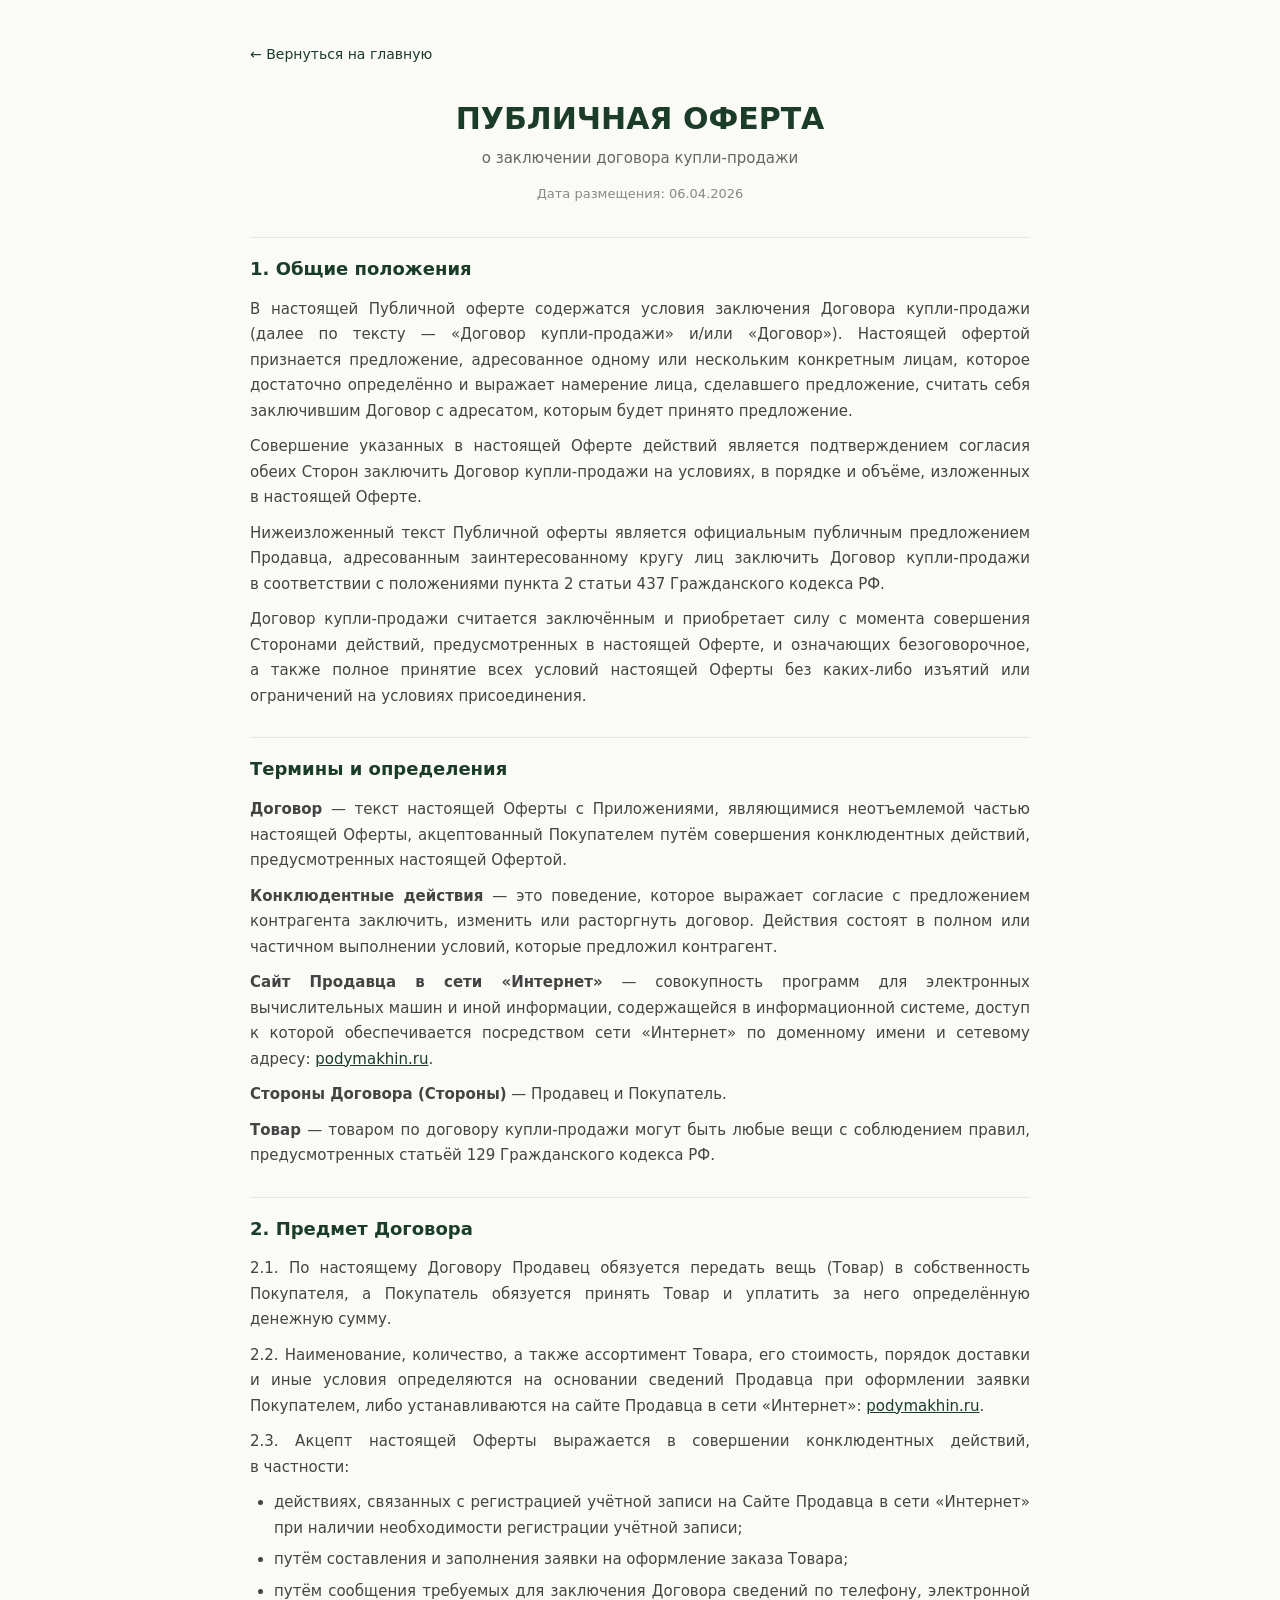
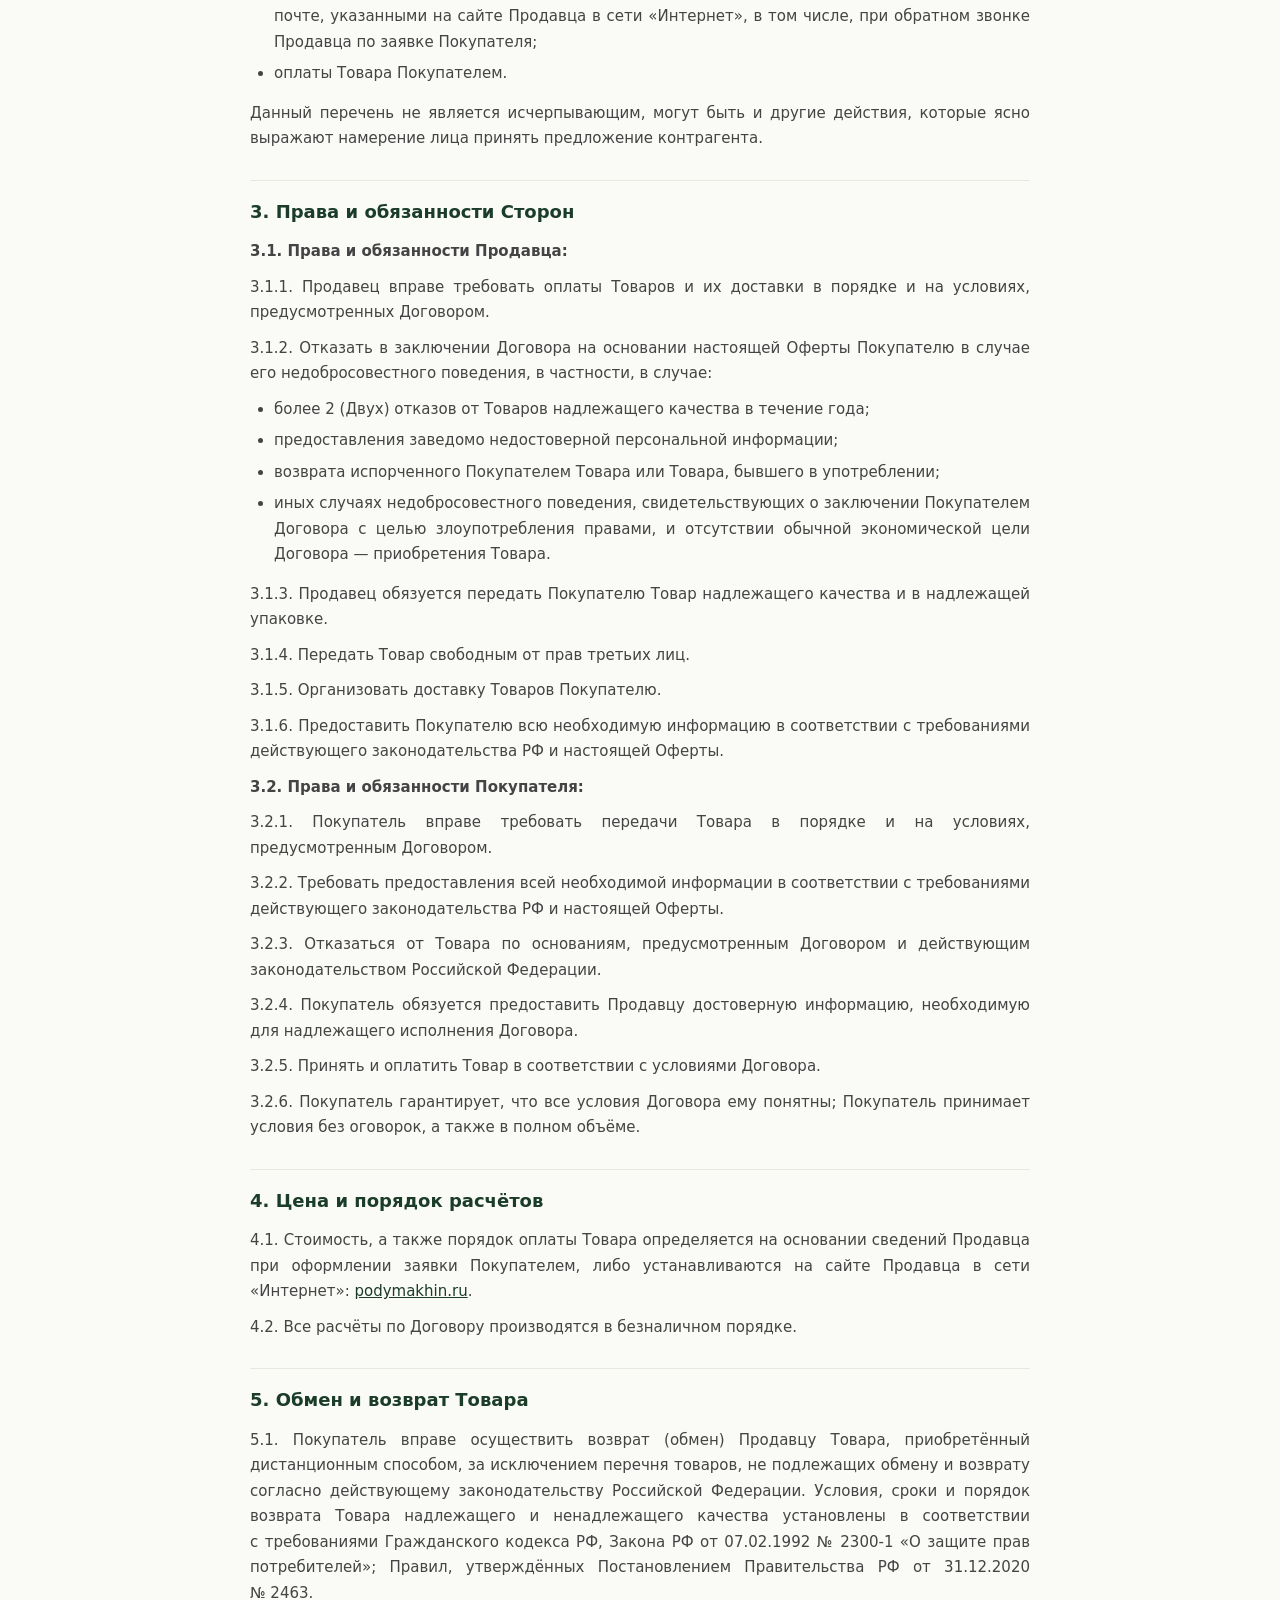
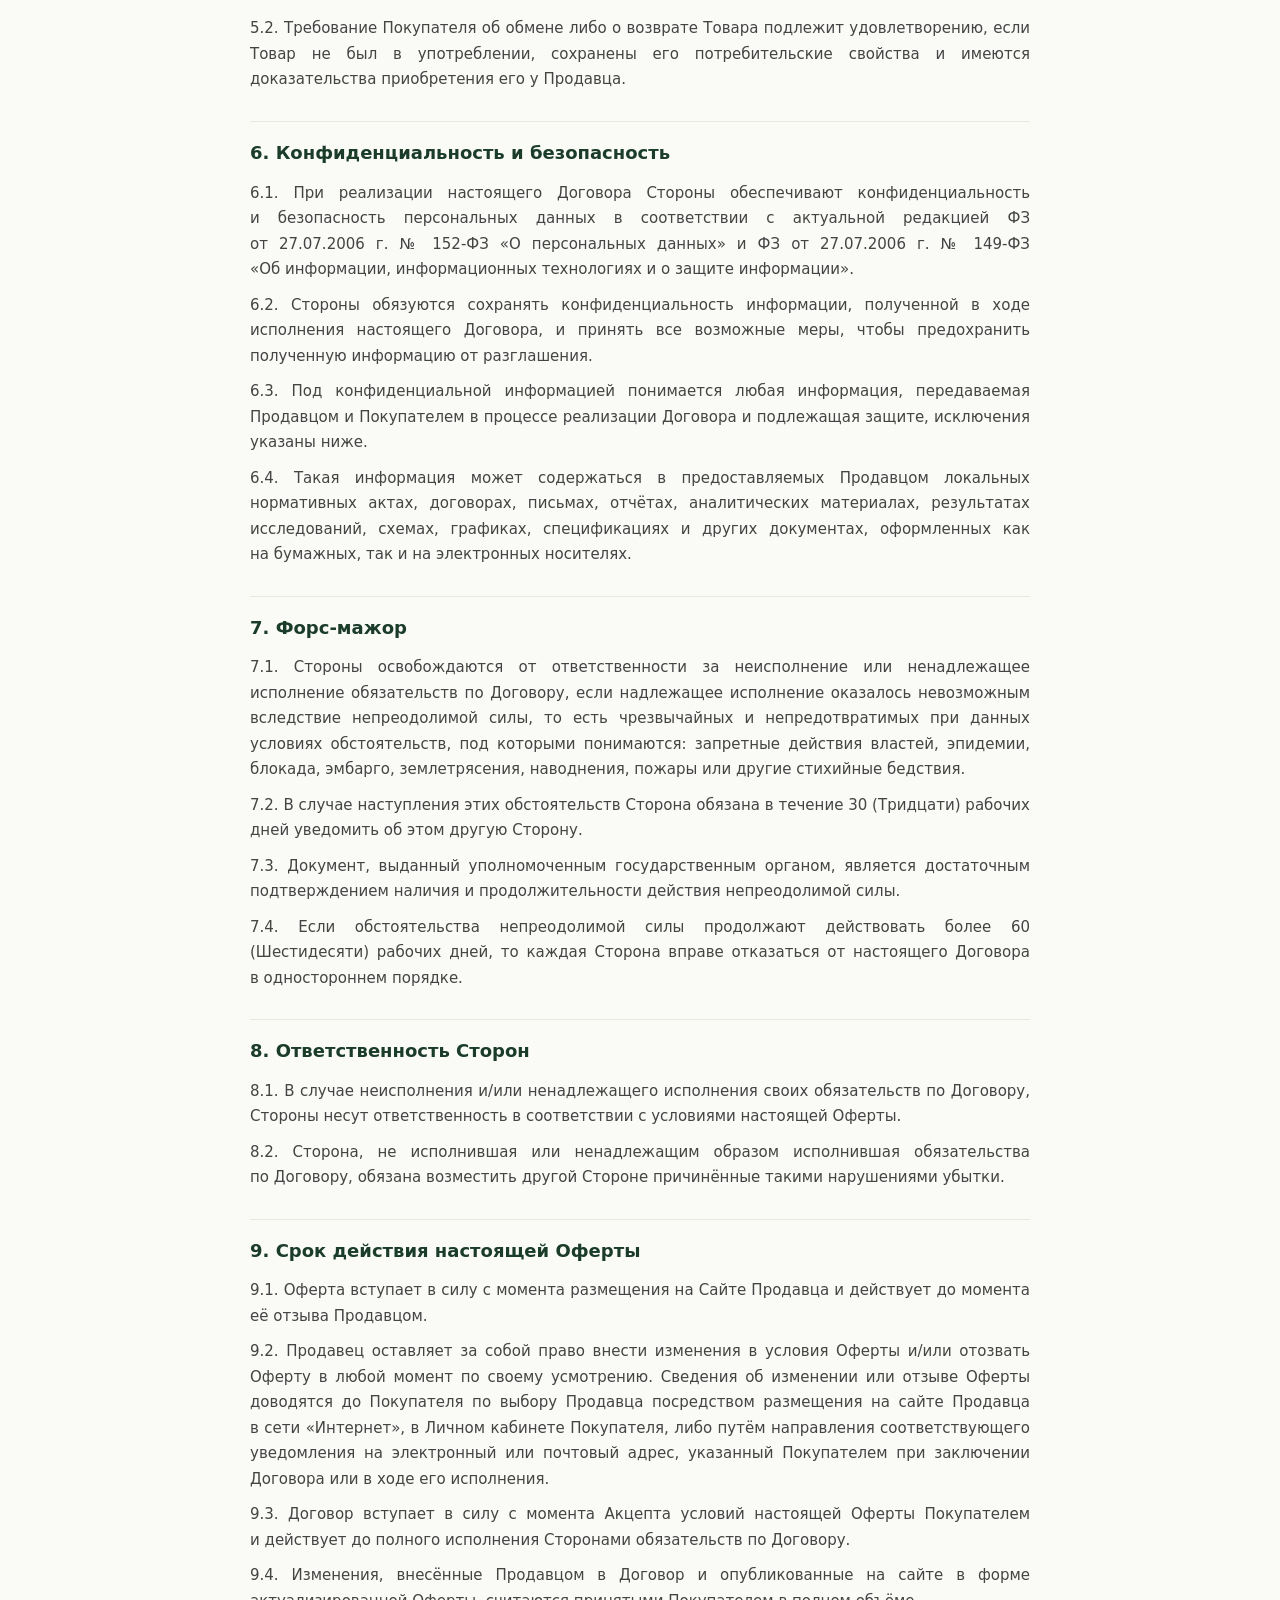
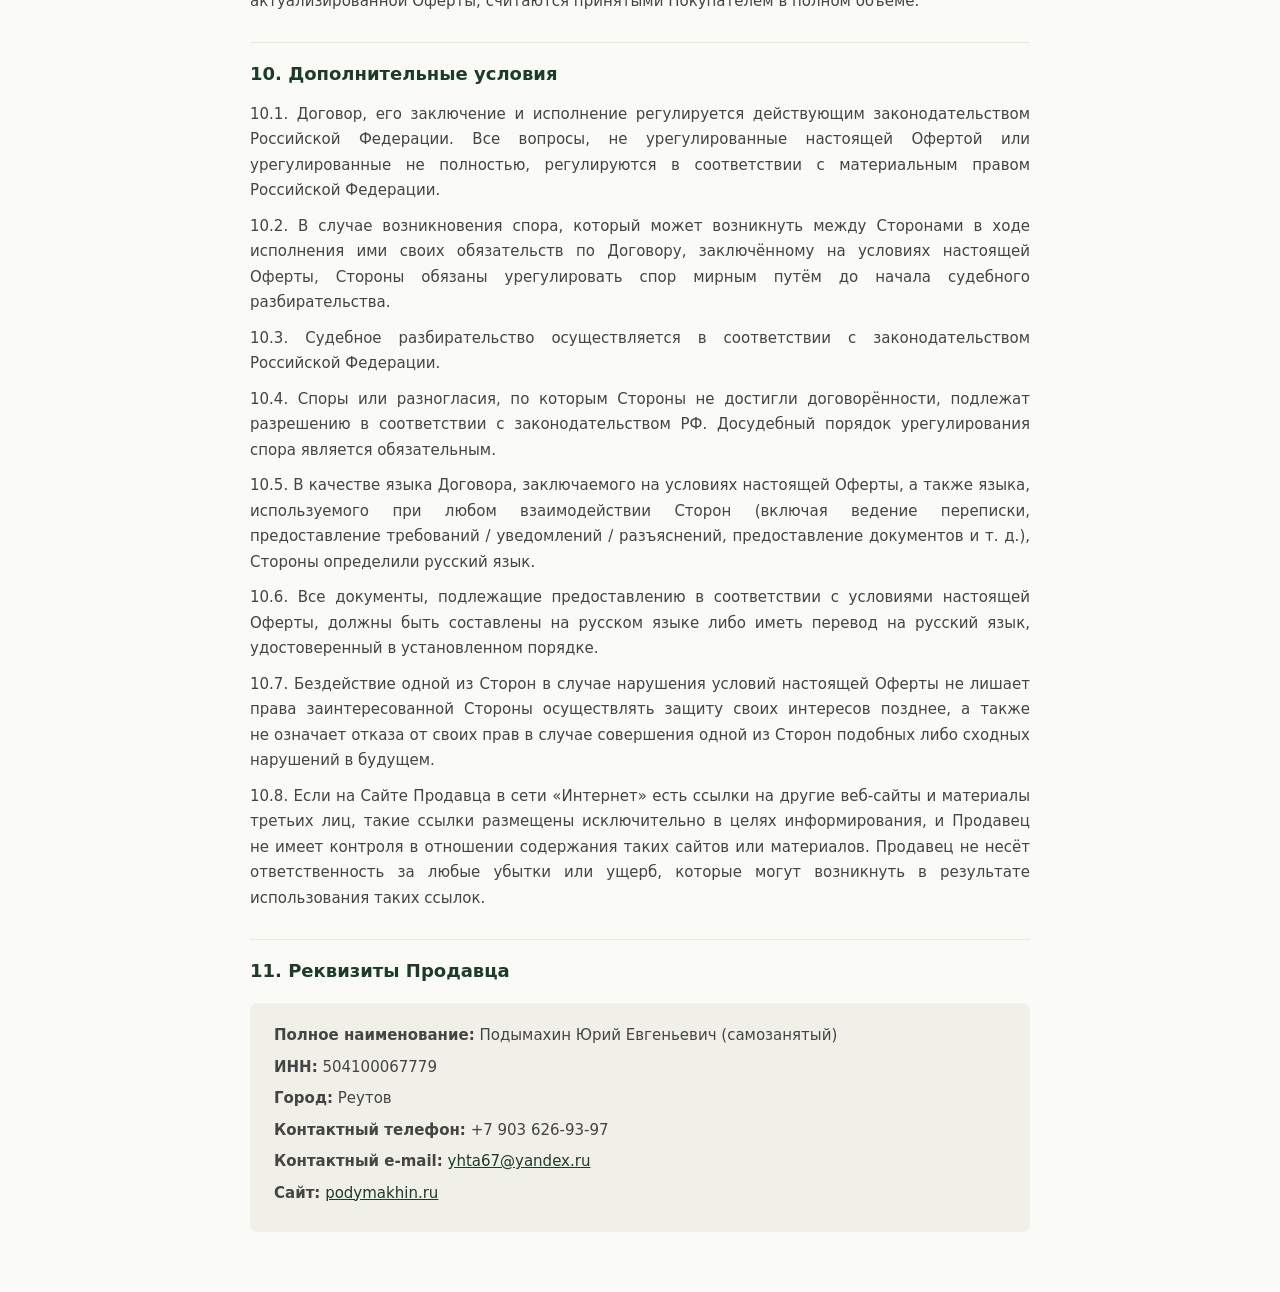
<file: offer.html>
<!DOCTYPE html>
<html lang="ru">
<head>
    <meta charset="UTF-8">
    <meta name="viewport" content="width=device-width, initial-scale=1.0">
    <title>Публичная оферта — Podymakhin.ru</title>
    <meta name="robots" content="noindex, nofollow">
    <style>
        *,*::before,*::after{box-sizing:border-box;margin:0;padding:0}
        body{font-family:'Segoe UI',system-ui,-apple-system,sans-serif;color:#2d3436;line-height:1.7;background:#fafaf7}
        .container{max-width:820px;margin:0 auto;padding:40px 20px 60px}
        .back-link{display:inline-flex;align-items:center;gap:6px;color:#1a3c28;text-decoration:none;font-size:14px;margin-bottom:32px;transition:opacity .2s}
        .back-link:hover{opacity:.7}
        h1{font-size:clamp(22px,3.6vw,30px);color:#1a3c28;margin-bottom:8px;line-height:1.3;text-align:center}
        .subtitle{text-align:center;font-size:15px;color:#666;margin-bottom:12px}
        .updated{font-size:13px;color:#888;margin-bottom:32px;text-align:center}
        h2{font-size:18px;color:#1a3c28;margin:28px 0 12px;padding-top:16px;border-top:1px solid #e8e8e0}
        p,li{font-size:15px;color:#444;margin-bottom:10px;text-align:justify}
        ul,ol{padding-left:24px;margin-bottom:14px}
        li{margin-bottom:6px}
        a{color:#1a3c28}
        .reqs{background:#f0f0e8;padding:20px 24px;border-radius:8px;margin-top:16px}
        .reqs p{margin-bottom:6px;text-align:left}
    </style>
</head>
<body>
    <div class="container">
        <a href="index.html" class="back-link">&larr; Вернуться на главную</a>
        <h1>ПУБЛИЧНАЯ ОФЕРТА</h1>
        <p class="subtitle">о заключении договора купли-продажи</p>
        <p class="updated">Дата размещения: 06.04.2026</p>

        <h2>1. Общие положения</h2>
        <p>В&nbsp;настоящей Публичной оферте содержатся условия заключения Договора купли-продажи (далее по&nbsp;тексту&nbsp;— «Договор купли-продажи» и/или «Договор»). Настоящей офертой признается предложение, адресованное одному или нескольким конкретным лицам, которое достаточно определённо и&nbsp;выражает намерение лица, сделавшего предложение, считать себя заключившим Договор с&nbsp;адресатом, которым будет принято предложение.</p>
        <p>Совершение указанных в&nbsp;настоящей Оферте действий является подтверждением согласия обеих Сторон заключить Договор купли-продажи на&nbsp;условиях, в&nbsp;порядке и&nbsp;объёме, изложенных в&nbsp;настоящей Оферте.</p>
        <p>Нижеизложенный текст Публичной оферты является официальным публичным предложением Продавца, адресованным заинтересованному кругу лиц заключить Договор купли-продажи в&nbsp;соответствии с&nbsp;положениями пункта&nbsp;2 статьи&nbsp;437 Гражданского кодекса&nbsp;РФ.</p>
        <p>Договор купли-продажи считается заключённым и&nbsp;приобретает силу с&nbsp;момента совершения Сторонами действий, предусмотренных в&nbsp;настоящей Оферте, и&nbsp;означающих безоговорочное, а&nbsp;также полное принятие всех условий настоящей Оферты без каких-либо изъятий или ограничений на&nbsp;условиях присоединения.</p>

        <h2>Термины и определения</h2>
        <p><strong>Договор</strong> &mdash; текст настоящей Оферты с&nbsp;Приложениями, являющимися неотъемлемой частью настоящей Оферты, акцептованный Покупателем путём совершения конклюдентных действий, предусмотренных настоящей Офертой.</p>
        <p><strong>Конклюдентные действия</strong> &mdash; это поведение, которое выражает согласие с&nbsp;предложением контрагента заключить, изменить или расторгнуть договор. Действия состоят в&nbsp;полном или частичном выполнении условий, которые предложил контрагент.</p>
        <p><strong>Сайт Продавца в&nbsp;сети «Интернет»</strong> &mdash; совокупность программ для электронных вычислительных машин и&nbsp;иной информации, содержащейся в&nbsp;информационной системе, доступ к&nbsp;которой обеспечивается посредством сети «Интернет» по&nbsp;доменному имени и&nbsp;сетевому адресу: <a href="https://podymakhin.ru">podymakhin.ru</a>.</p>
        <p><strong>Стороны Договора (Стороны)</strong> &mdash; Продавец и&nbsp;Покупатель.</p>
        <p><strong>Товар</strong> &mdash; товаром по&nbsp;договору купли-продажи могут быть любые вещи с&nbsp;соблюдением правил, предусмотренных статьёй&nbsp;129 Гражданского кодекса&nbsp;РФ.</p>

        <h2>2. Предмет Договора</h2>
        <p>2.1. По&nbsp;настоящему Договору Продавец обязуется передать вещь (Товар) в&nbsp;собственность Покупателя, а&nbsp;Покупатель обязуется принять Товар и&nbsp;уплатить за&nbsp;него определённую денежную сумму.</p>
        <p>2.2. Наименование, количество, а&nbsp;также ассортимент Товара, его стоимость, порядок доставки и&nbsp;иные условия определяются на&nbsp;основании сведений Продавца при оформлении заявки Покупателем, либо устанавливаются на&nbsp;сайте Продавца в&nbsp;сети «Интернет»: <a href="https://podymakhin.ru">podymakhin.ru</a>.</p>
        <p>2.3. Акцепт настоящей Оферты выражается в&nbsp;совершении конклюдентных действий, в&nbsp;частности:</p>
        <ul>
            <li>действиях, связанных с&nbsp;регистрацией учётной записи на&nbsp;Сайте Продавца в&nbsp;сети «Интернет» при наличии необходимости регистрации учётной записи;</li>
            <li>путём составления и&nbsp;заполнения заявки на&nbsp;оформление заказа Товара;</li>
            <li>путём сообщения требуемых для заключения Договора сведений по&nbsp;телефону, электронной почте, указанными на&nbsp;сайте Продавца в&nbsp;сети «Интернет», в&nbsp;том числе, при обратном звонке Продавца по&nbsp;заявке Покупателя;</li>
            <li>оплаты Товара Покупателем.</li>
        </ul>
        <p>Данный перечень не&nbsp;является исчерпывающим, могут быть и&nbsp;другие действия, которые ясно выражают намерение лица принять предложение контрагента.</p>

        <h2>3. Права и обязанности Сторон</h2>
        <p><strong>3.1. Права и&nbsp;обязанности Продавца:</strong></p>
        <p>3.1.1. Продавец вправе требовать оплаты Товаров и&nbsp;их&nbsp;доставки в&nbsp;порядке и&nbsp;на&nbsp;условиях, предусмотренных Договором.</p>
        <p>3.1.2. Отказать в&nbsp;заключении Договора на&nbsp;основании настоящей Оферты Покупателю в&nbsp;случае его недобросовестного поведения, в&nbsp;частности, в&nbsp;случае:</p>
        <ul>
            <li>более 2 (Двух) отказов от&nbsp;Товаров надлежащего качества в&nbsp;течение года;</li>
            <li>предоставления заведомо недостоверной персональной информации;</li>
            <li>возврата испорченного Покупателем Товара или Товара, бывшего в&nbsp;употреблении;</li>
            <li>иных случаях недобросовестного поведения, свидетельствующих о&nbsp;заключении Покупателем Договора с&nbsp;целью злоупотребления правами, и&nbsp;отсутствии обычной экономической цели Договора&nbsp;— приобретения Товара.</li>
        </ul>
        <p>3.1.3. Продавец обязуется передать Покупателю Товар надлежащего качества и&nbsp;в&nbsp;надлежащей упаковке.</p>
        <p>3.1.4. Передать Товар свободным от&nbsp;прав третьих лиц.</p>
        <p>3.1.5. Организовать доставку Товаров Покупателю.</p>
        <p>3.1.6. Предоставить Покупателю всю необходимую информацию в&nbsp;соответствии с&nbsp;требованиями действующего законодательства&nbsp;РФ и&nbsp;настоящей Оферты.</p>

        <p><strong>3.2. Права и&nbsp;обязанности Покупателя:</strong></p>
        <p>3.2.1. Покупатель вправе требовать передачи Товара в&nbsp;порядке и&nbsp;на&nbsp;условиях, предусмотренным Договором.</p>
        <p>3.2.2. Требовать предоставления всей необходимой информации в&nbsp;соответствии с&nbsp;требованиями действующего законодательства&nbsp;РФ и&nbsp;настоящей Оферты.</p>
        <p>3.2.3. Отказаться от&nbsp;Товара по&nbsp;основаниям, предусмотренным Договором и&nbsp;действующим законодательством Российской Федерации.</p>
        <p>3.2.4. Покупатель обязуется предоставить Продавцу достоверную информацию, необходимую для надлежащего исполнения Договора.</p>
        <p>3.2.5. Принять и&nbsp;оплатить Товар в&nbsp;соответствии с&nbsp;условиями Договора.</p>
        <p>3.2.6. Покупатель гарантирует, что все условия Договора ему понятны; Покупатель принимает условия без оговорок, а&nbsp;также в&nbsp;полном объёме.</p>

        <h2>4. Цена и порядок расчётов</h2>
        <p>4.1. Стоимость, а&nbsp;также порядок оплаты Товара определяется на&nbsp;основании сведений Продавца при оформлении заявки Покупателем, либо устанавливаются на&nbsp;сайте Продавца в&nbsp;сети «Интернет»: <a href="https://podymakhin.ru">podymakhin.ru</a>.</p>
        <p>4.2. Все расчёты по&nbsp;Договору производятся в&nbsp;безналичном порядке.</p>

        <h2>5. Обмен и возврат Товара</h2>
        <p>5.1. Покупатель вправе осуществить возврат (обмен) Продавцу Товара, приобретённый дистанционным способом, за&nbsp;исключением перечня товаров, не&nbsp;подлежащих обмену и&nbsp;возврату согласно действующему законодательству Российской Федерации. Условия, сроки и&nbsp;порядок возврата Товара надлежащего и&nbsp;ненадлежащего качества установлены в&nbsp;соответствии с&nbsp;требованиями Гражданского кодекса&nbsp;РФ, Закона&nbsp;РФ от&nbsp;07.02.1992 №&nbsp;2300-1 «О&nbsp;защите прав потребителей»; Правил, утверждённых Постановлением Правительства&nbsp;РФ от&nbsp;31.12.2020 №&nbsp;2463.</p>
        <p>5.2. Требование Покупателя об&nbsp;обмене либо о&nbsp;возврате Товара подлежит удовлетворению, если Товар не&nbsp;был в&nbsp;употреблении, сохранены его потребительские свойства и&nbsp;имеются доказательства приобретения его у&nbsp;Продавца.</p>

        <h2>6. Конфиденциальность и безопасность</h2>
        <p>6.1. При реализации настоящего Договора Стороны обеспечивают конфиденциальность и&nbsp;безопасность персональных данных в&nbsp;соответствии с&nbsp;актуальной редакцией ФЗ от&nbsp;27.07.2006&nbsp;г. №&nbsp;152-ФЗ «О&nbsp;персональных данных» и&nbsp;ФЗ от&nbsp;27.07.2006&nbsp;г. №&nbsp;149-ФЗ «Об&nbsp;информации, информационных технологиях и&nbsp;о&nbsp;защите информации».</p>
        <p>6.2. Стороны обязуются сохранять конфиденциальность информации, полученной в&nbsp;ходе исполнения настоящего Договора, и&nbsp;принять все возможные меры, чтобы предохранить полученную информацию от&nbsp;разглашения.</p>
        <p>6.3. Под конфиденциальной информацией понимается любая информация, передаваемая Продавцом и&nbsp;Покупателем в&nbsp;процессе реализации Договора и&nbsp;подлежащая защите, исключения указаны ниже.</p>
        <p>6.4. Такая информация может содержаться в&nbsp;предоставляемых Продавцом локальных нормативных актах, договорах, письмах, отчётах, аналитических материалах, результатах исследований, схемах, графиках, спецификациях и&nbsp;других документах, оформленных как на&nbsp;бумажных, так и&nbsp;на&nbsp;электронных носителях.</p>

        <h2>7. Форс-мажор</h2>
        <p>7.1. Стороны освобождаются от&nbsp;ответственности за&nbsp;неисполнение или ненадлежащее исполнение обязательств по&nbsp;Договору, если надлежащее исполнение оказалось невозможным вследствие непреодолимой силы, то&nbsp;есть чрезвычайных и&nbsp;непредотвратимых при данных условиях обстоятельств, под которыми понимаются: запретные действия властей, эпидемии, блокада, эмбарго, землетрясения, наводнения, пожары или другие стихийные бедствия.</p>
        <p>7.2. В&nbsp;случае наступления этих обстоятельств Сторона обязана в&nbsp;течение 30 (Тридцати) рабочих дней уведомить об&nbsp;этом другую Сторону.</p>
        <p>7.3. Документ, выданный уполномоченным государственным органом, является достаточным подтверждением наличия и&nbsp;продолжительности действия непреодолимой силы.</p>
        <p>7.4. Если обстоятельства непреодолимой силы продолжают действовать более 60 (Шестидесяти) рабочих дней, то&nbsp;каждая Сторона вправе отказаться от&nbsp;настоящего Договора в&nbsp;одностороннем порядке.</p>

        <h2>8. Ответственность Сторон</h2>
        <p>8.1. В&nbsp;случае неисполнения и/или ненадлежащего исполнения своих обязательств по&nbsp;Договору, Стороны несут ответственность в&nbsp;соответствии с&nbsp;условиями настоящей Оферты.</p>
        <p>8.2. Сторона, не&nbsp;исполнившая или ненадлежащим образом исполнившая обязательства по&nbsp;Договору, обязана возместить другой Стороне причинённые такими нарушениями убытки.</p>

        <h2>9. Срок действия настоящей Оферты</h2>
        <p>9.1. Оферта вступает в&nbsp;силу с&nbsp;момента размещения на&nbsp;Сайте Продавца и&nbsp;действует до&nbsp;момента её&nbsp;отзыва Продавцом.</p>
        <p>9.2. Продавец оставляет за&nbsp;собой право внести изменения в&nbsp;условия Оферты и/или отозвать Оферту в&nbsp;любой момент по&nbsp;своему усмотрению. Сведения об&nbsp;изменении или отзыве Оферты доводятся до&nbsp;Покупателя по&nbsp;выбору Продавца посредством размещения на&nbsp;сайте Продавца в&nbsp;сети «Интернет», в&nbsp;Личном кабинете Покупателя, либо путём направления соответствующего уведомления на&nbsp;электронный или почтовый адрес, указанный Покупателем при заключении Договора или в&nbsp;ходе его исполнения.</p>
        <p>9.3. Договор вступает в&nbsp;силу с&nbsp;момента Акцепта условий настоящей Оферты Покупателем и&nbsp;действует до&nbsp;полного исполнения Сторонами обязательств по&nbsp;Договору.</p>
        <p>9.4. Изменения, внесённые Продавцом в&nbsp;Договор и&nbsp;опубликованные на&nbsp;сайте в&nbsp;форме актуализированной Оферты, считаются принятыми Покупателем в&nbsp;полном объёме.</p>

        <h2>10. Дополнительные условия</h2>
        <p>10.1. Договор, его заключение и&nbsp;исполнение регулируется действующим законодательством Российской Федерации. Все вопросы, не&nbsp;урегулированные настоящей Офертой или урегулированные не&nbsp;полностью, регулируются в&nbsp;соответствии с&nbsp;материальным правом Российской Федерации.</p>
        <p>10.2. В&nbsp;случае возникновения спора, который может возникнуть между Сторонами в&nbsp;ходе исполнения ими своих обязательств по&nbsp;Договору, заключённому на&nbsp;условиях настоящей Оферты, Стороны обязаны урегулировать спор мирным путём до&nbsp;начала судебного разбирательства.</p>
        <p>10.3. Судебное разбирательство осуществляется в&nbsp;соответствии с&nbsp;законодательством Российской Федерации.</p>
        <p>10.4. Споры или разногласия, по&nbsp;которым Стороны не&nbsp;достигли договорённости, подлежат разрешению в&nbsp;соответствии с&nbsp;законодательством&nbsp;РФ. Досудебный порядок урегулирования спора является обязательным.</p>
        <p>10.5. В&nbsp;качестве языка Договора, заключаемого на&nbsp;условиях настоящей Оферты, а&nbsp;также языка, используемого при любом взаимодействии Сторон (включая ведение переписки, предоставление требований&nbsp;/ уведомлений&nbsp;/ разъяснений, предоставление документов и&nbsp;т.&nbsp;д.), Стороны определили русский язык.</p>
        <p>10.6. Все документы, подлежащие предоставлению в&nbsp;соответствии с&nbsp;условиями настоящей Оферты, должны быть составлены на&nbsp;русском языке либо иметь перевод на&nbsp;русский язык, удостоверенный в&nbsp;установленном порядке.</p>
        <p>10.7. Бездействие одной из&nbsp;Сторон в&nbsp;случае нарушения условий настоящей Оферты не&nbsp;лишает права заинтересованной Стороны осуществлять защиту своих интересов позднее, а&nbsp;также не&nbsp;означает отказа от&nbsp;своих прав в&nbsp;случае совершения одной из&nbsp;Сторон подобных либо сходных нарушений в&nbsp;будущем.</p>
        <p>10.8. Если на&nbsp;Сайте Продавца в&nbsp;сети «Интернет» есть ссылки на&nbsp;другие веб-сайты и&nbsp;материалы третьих лиц, такие ссылки размещены исключительно в&nbsp;целях информирования, и&nbsp;Продавец не&nbsp;имеет контроля в&nbsp;отношении содержания таких сайтов или материалов. Продавец не&nbsp;несёт ответственность за&nbsp;любые убытки или ущерб, которые могут возникнуть в&nbsp;результате использования таких ссылок.</p>

        <h2>11. Реквизиты Продавца</h2>
        <div class="reqs">
            <p><strong>Полное наименование:</strong> Подымахин Юрий Евгеньевич (самозанятый)</p>
            <p><strong>ИНН:</strong> 504100067779</p>
            <p><strong>Город:</strong> Реутов</p>
            <p><strong>Контактный телефон:</strong> +7&nbsp;903&nbsp;626-93-97</p>
            <p><strong>Контактный e-mail:</strong> <a href="mailto:yhta67@yandex.ru">yhta67@yandex.ru</a></p>
            <p><strong>Сайт:</strong> <a href="https://podymakhin.ru">podymakhin.ru</a></p>
        </div>
    </div>
</body>
</html>
</file>
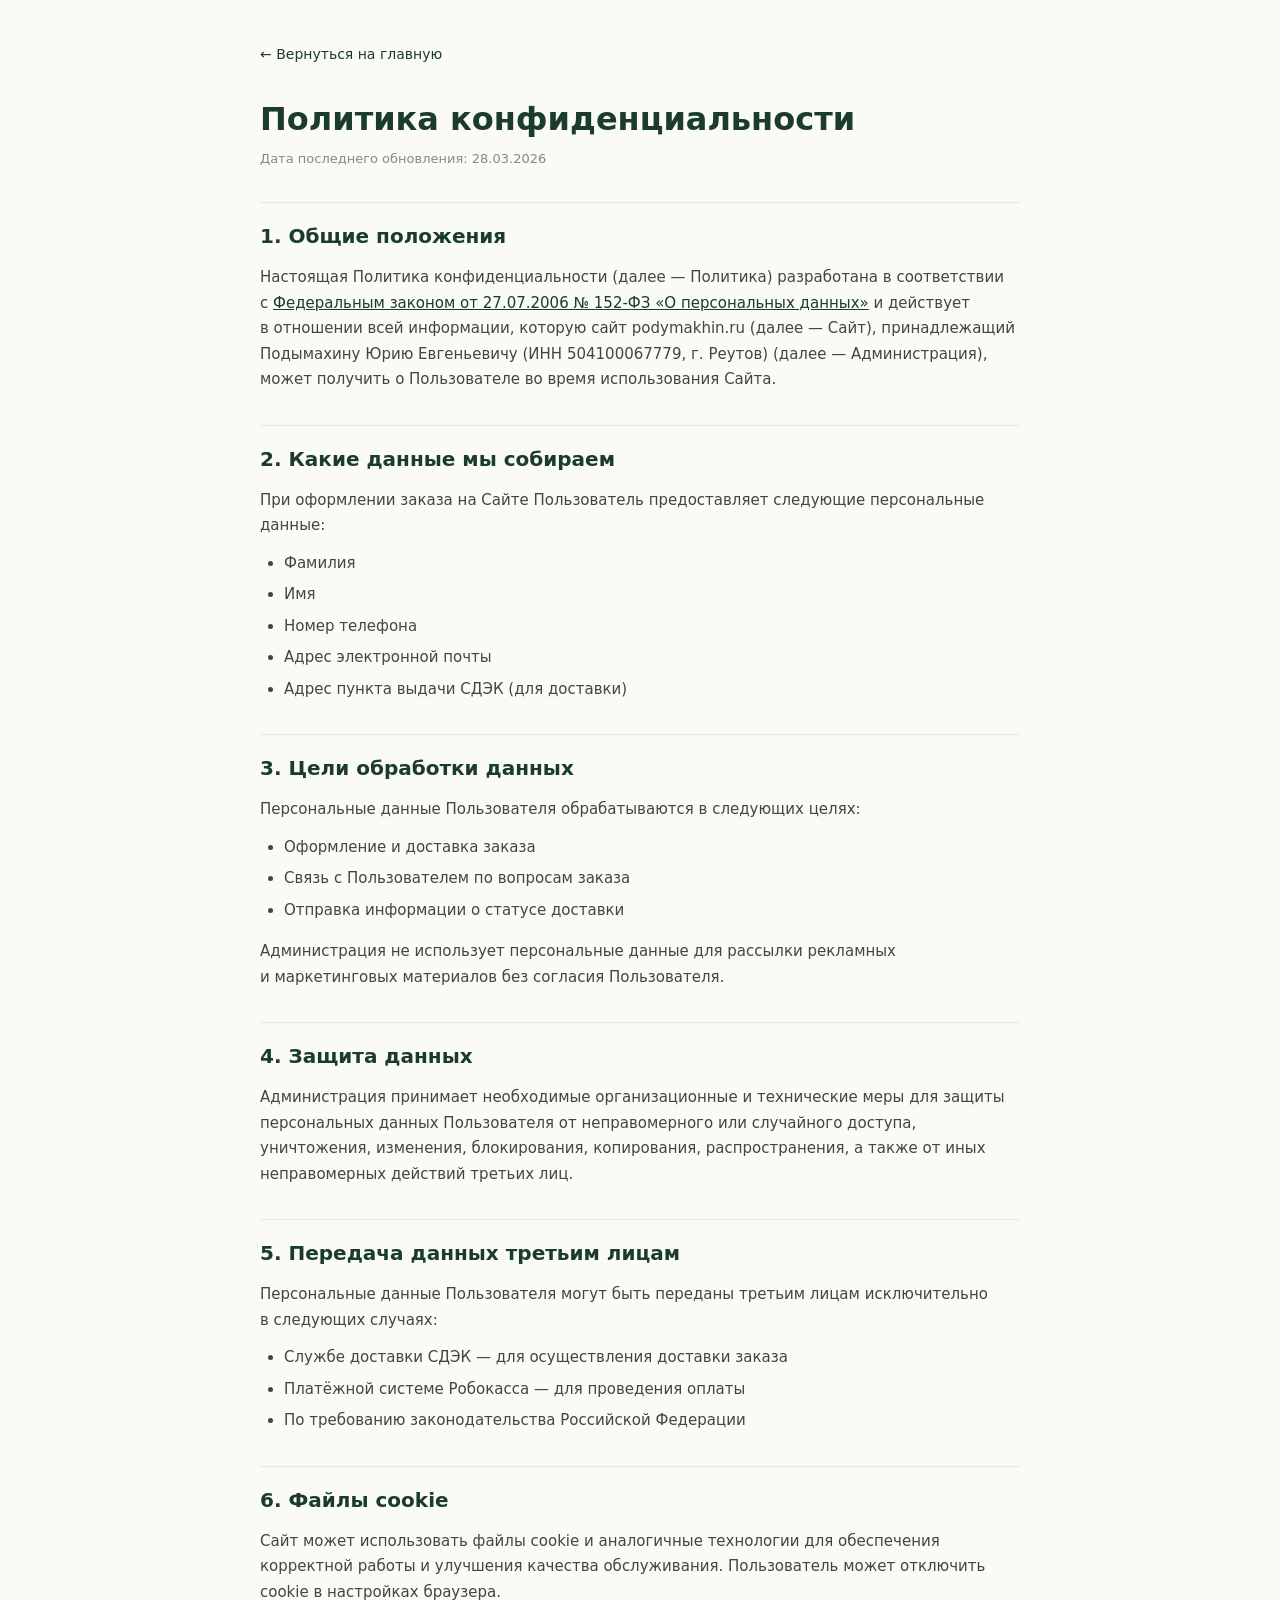
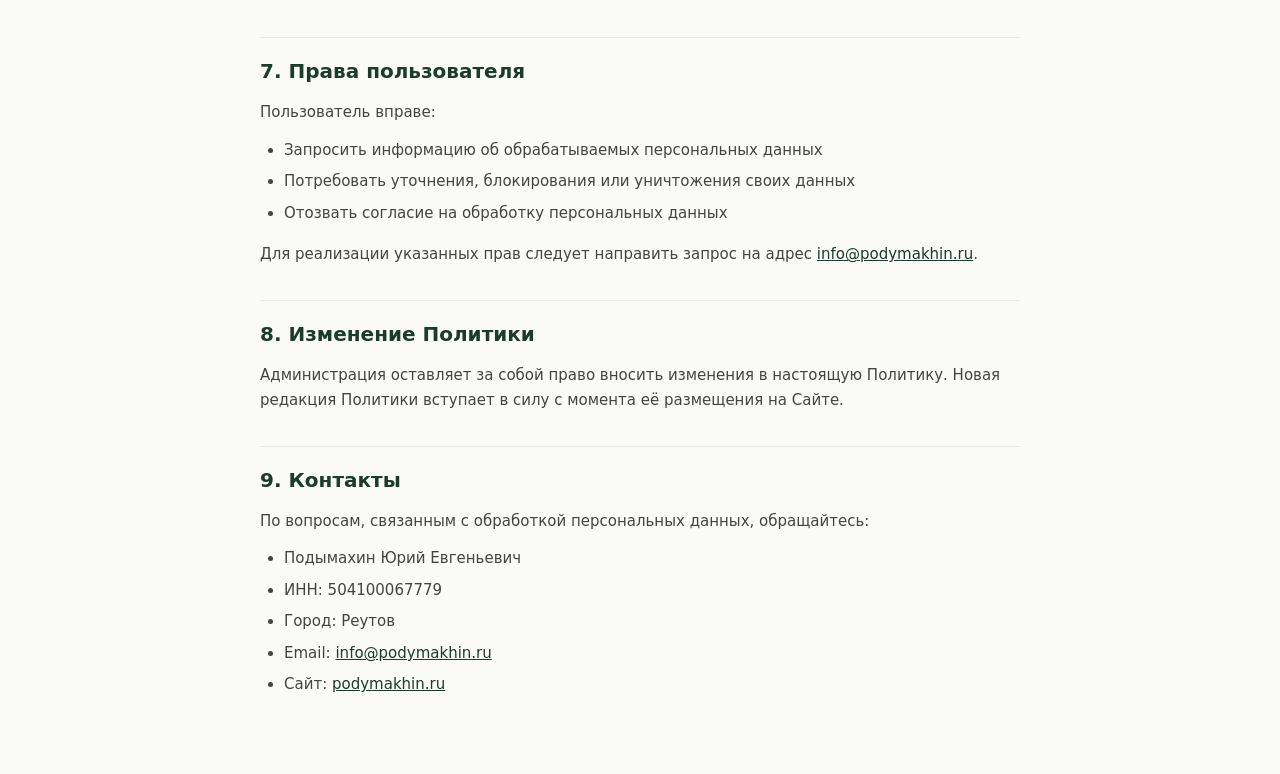
<file: privacy.html>
<!DOCTYPE html>
<html lang="ru">
<head>
    <meta charset="UTF-8">
    <meta name="viewport" content="width=device-width, initial-scale=1.0">
    <title>Политика конфиденциальности — Podymakhin.ru</title>
    <meta name="robots" content="noindex, nofollow">
    <style>
        *,*::before,*::after{box-sizing:border-box;margin:0;padding:0}
        body{font-family:'Segoe UI',system-ui,-apple-system,sans-serif;color:#2d3436;line-height:1.7;background:#fafaf7}
        .container{max-width:800px;margin:0 auto;padding:40px 20px 60px}
        .back-link{display:inline-flex;align-items:center;gap:6px;color:#1a3c28;text-decoration:none;font-size:14px;margin-bottom:32px;transition:opacity .2s}
        .back-link:hover{opacity:.7}
        h1{font-size:clamp(24px,4vw,32px);color:#1a3c28;margin-bottom:8px;line-height:1.3}
        .updated{font-size:13px;color:#888;margin-bottom:32px}
        h2{font-size:20px;color:#1a3c28;margin:32px 0 12px;padding-top:16px;border-top:1px solid #e8e8e0}
        p,li{font-size:15px;color:#444;margin-bottom:12px}
        ul{padding-left:24px;margin-bottom:16px}
        li{margin-bottom:6px}
        a{color:#1a3c28}
    </style>
</head>
<body>
    <div class="container">
        <a href="index.html" class="back-link">&larr; Вернуться на главную</a>
        <h1>Политика конфиденциальности</h1>
        <p class="updated">Дата последнего обновления: 28.03.2026</p>

        <h2>1. Общие положения</h2>
        <p>Настоящая Политика конфиденциальности (далее — Политика) разработана в&nbsp;соответствии с&nbsp;<a href="http://www.consultant.ru/document/cons_doc_LAW_61801/" target="_blank" rel="noopener">Федеральным законом от&nbsp;27.07.2006 №&nbsp;152-ФЗ «О&nbsp;персональных данных»</a> и&nbsp;действует в&nbsp;отношении всей информации, которую сайт podymakhin.ru (далее — Сайт), принадлежащий Подымахину Юрию Евгеньевичу (ИНН&nbsp;504100067779, г.&nbsp;Реутов) (далее — Администрация), может получить о&nbsp;Пользователе во&nbsp;время использования Сайта.</p>

        <h2>2. Какие данные мы собираем</h2>
        <p>При оформлении заказа на&nbsp;Сайте Пользователь предоставляет следующие персональные данные:</p>
        <ul>
            <li>Фамилия</li>
            <li>Имя</li>
            <li>Номер телефона</li>
            <li>Адрес электронной почты</li>
            <li>Адрес пункта выдачи СДЭК (для доставки)</li>
        </ul>

        <h2>3. Цели обработки данных</h2>
        <p>Персональные данные Пользователя обрабатываются в&nbsp;следующих целях:</p>
        <ul>
            <li>Оформление и&nbsp;доставка заказа</li>
            <li>Связь с&nbsp;Пользователем по&nbsp;вопросам заказа</li>
            <li>Отправка информации о&nbsp;статусе доставки</li>
        </ul>
        <p>Администрация не&nbsp;использует персональные данные для рассылки рекламных и&nbsp;маркетинговых материалов без&nbsp;согласия Пользователя.</p>

        <h2>4. Защита данных</h2>
        <p>Администрация принимает необходимые организационные и&nbsp;технические меры для защиты персональных данных Пользователя от&nbsp;неправомерного или&nbsp;случайного доступа, уничтожения, изменения, блокирования, копирования, распространения, а&nbsp;также от&nbsp;иных неправомерных действий третьих лиц.</p>

        <h2>5. Передача данных третьим лицам</h2>
        <p>Персональные данные Пользователя могут быть переданы третьим лицам исключительно в&nbsp;следующих случаях:</p>
        <ul>
            <li>Службе доставки СДЭК — для осуществления доставки заказа</li>
            <li>Платёжной системе Робокасса — для проведения оплаты</li>
            <li>По&nbsp;требованию законодательства Российской Федерации</li>
        </ul>

        <h2>6. Файлы cookie</h2>
        <p>Сайт может использовать файлы cookie и&nbsp;аналогичные технологии для обеспечения корректной работы и&nbsp;улучшения качества обслуживания. Пользователь может отключить cookie в&nbsp;настройках браузера.</p>

        <h2>7. Права пользователя</h2>
        <p>Пользователь вправе:</p>
        <ul>
            <li>Запросить информацию об&nbsp;обрабатываемых персональных данных</li>
            <li>Потребовать уточнения, блокирования или&nbsp;уничтожения своих данных</li>
            <li>Отозвать согласие на&nbsp;обработку персональных данных</li>
        </ul>
        <p>Для реализации указанных прав следует направить запрос на&nbsp;адрес <a href="mailto:info@podymakhin.ru">info@podymakhin.ru</a>.</p>

        <h2>8. Изменение Политики</h2>
        <p>Администрация оставляет за&nbsp;собой право вносить изменения в&nbsp;настоящую Политику. Новая редакция Политики вступает в&nbsp;силу с&nbsp;момента её&nbsp;размещения на&nbsp;Сайте.</p>

        <h2>9. Контакты</h2>
        <p>По&nbsp;вопросам, связанным с&nbsp;обработкой персональных данных, обращайтесь:</p>
        <ul>
            <li>Подымахин Юрий Евгеньевич</li>
            <li>ИНН: 504100067779</li>
            <li>Город: Реутов</li>
            <li>Email: <a href="mailto:info@podymakhin.ru">info@podymakhin.ru</a></li>
            <li>Сайт: <a href="https://podymakhin.ru">podymakhin.ru</a></li>
        </ul>
    </div>
</body>
</html>
</file>
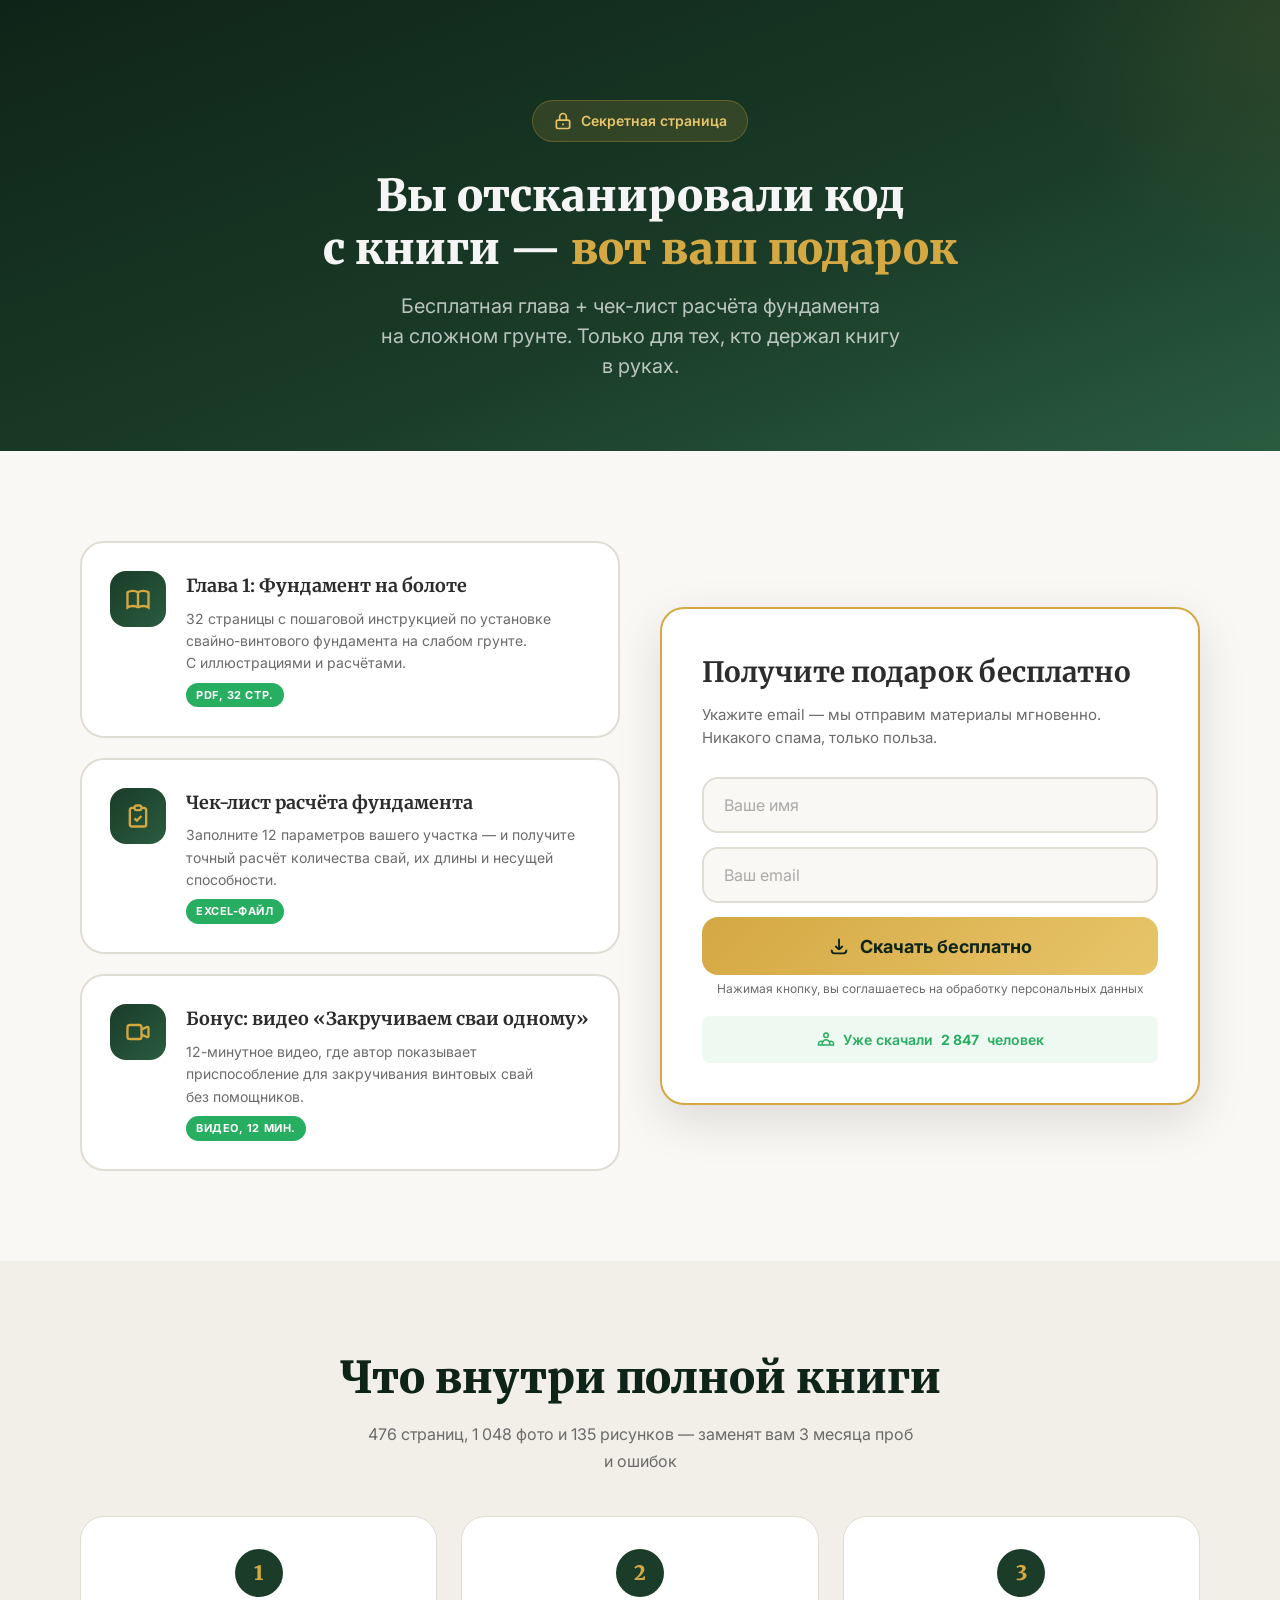
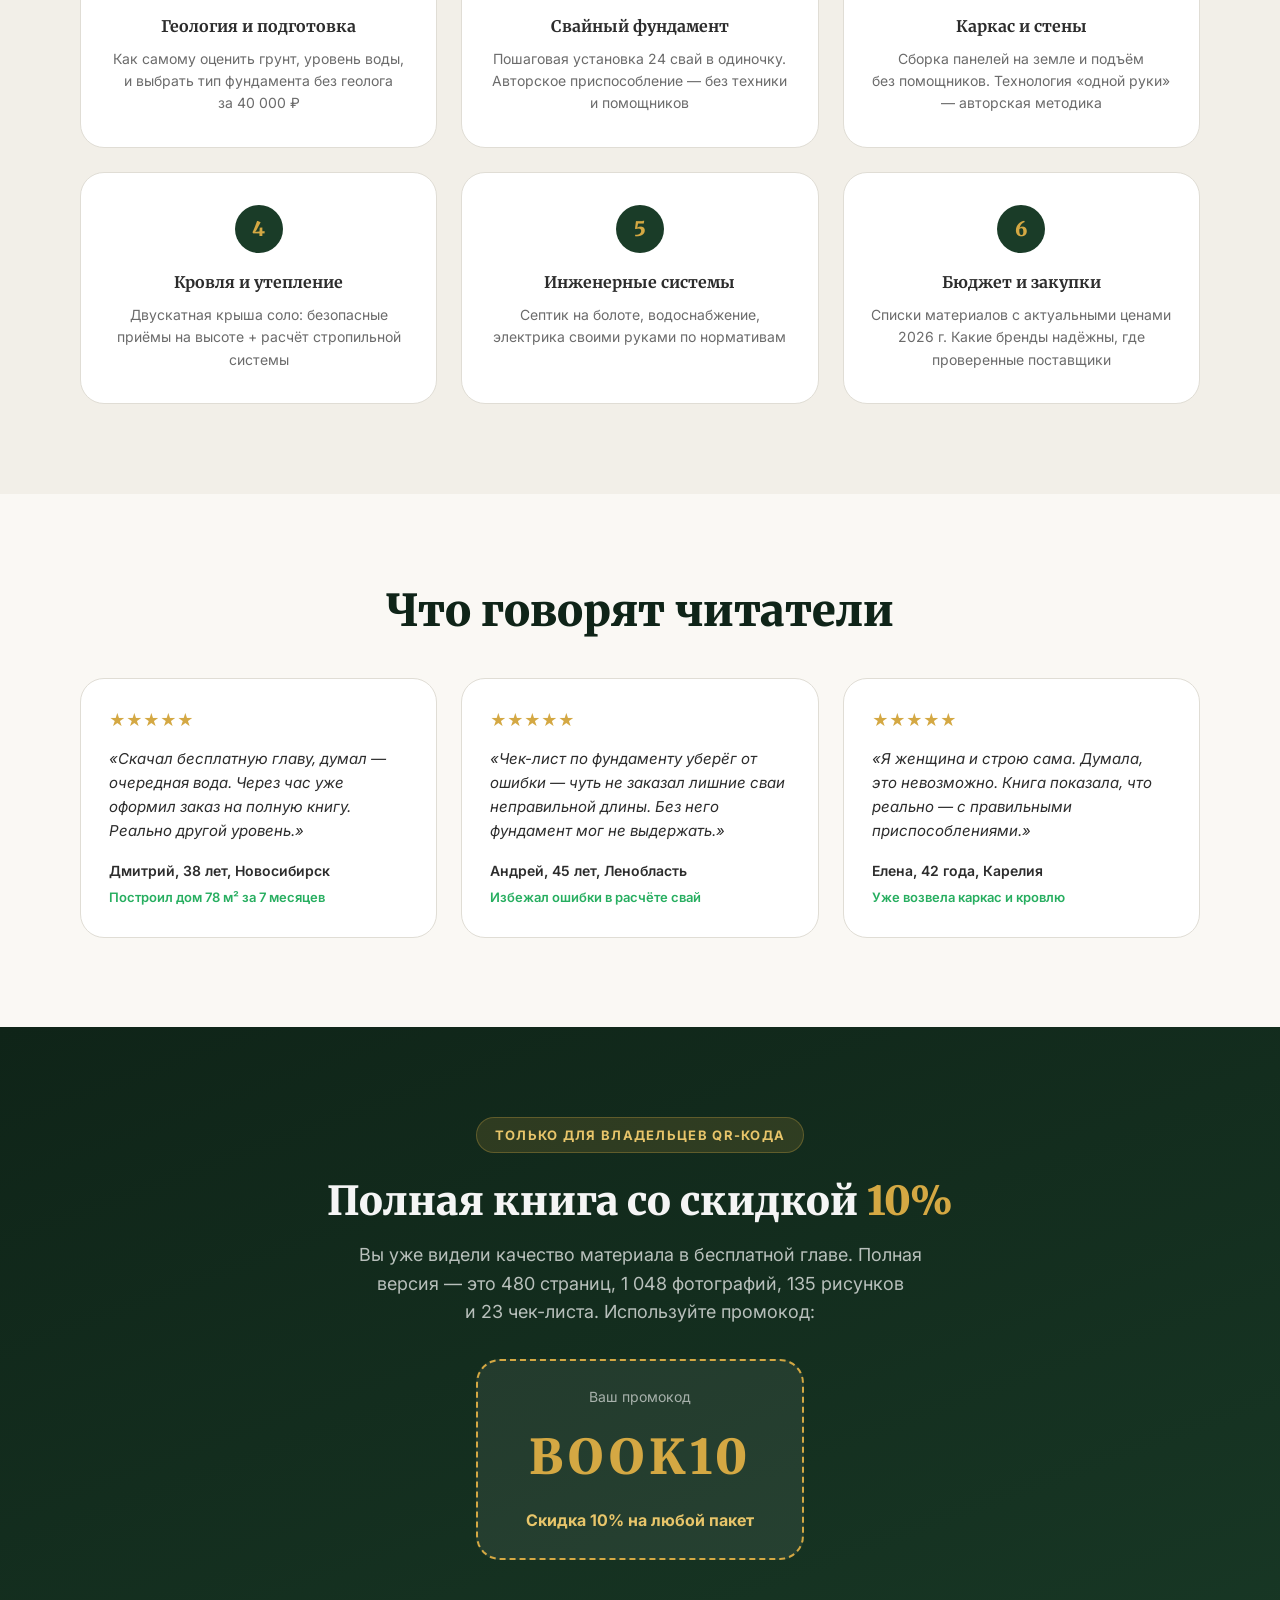
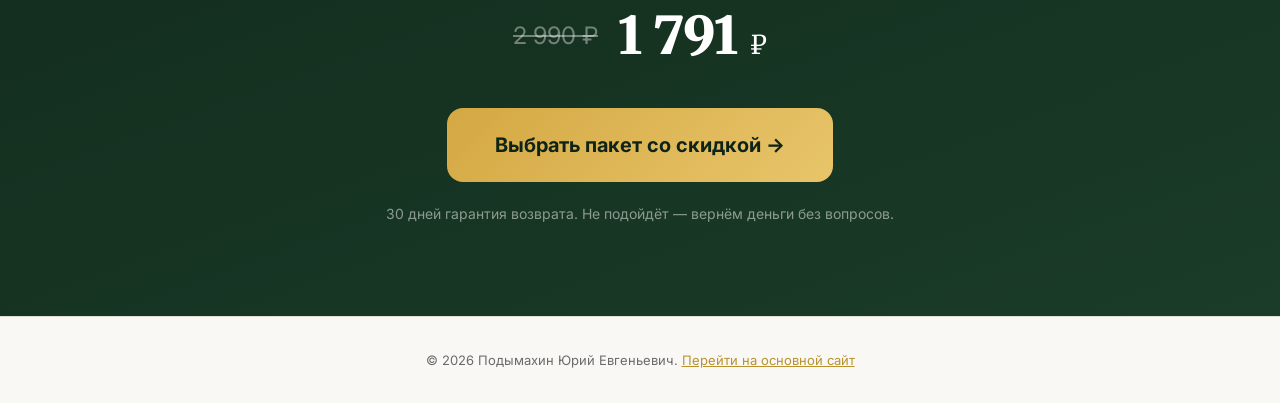
<file: qr.html>
<!DOCTYPE html>
<html lang="ru">
<head>
    <meta charset="UTF-8">
    <meta name="viewport" content="width=device-width, initial-scale=1.0">
    <title>Подарок для вас — Бесплатная глава и чек-лист</title>
    <meta name="description" content="Скачайте бесплатно первую главу книги «Каркас над пропастью: строю дом на болоте» и чек-лист расчёта фундамента на сложном грунте.">
    <meta name="robots" content="noindex, nofollow">

    <link rel="icon" type="image/svg+xml" href="data:image/svg+xml,<svg xmlns='http://www.w3.org/2000/svg' viewBox='0 0 100 100'><text y='.9em' font-size='90'>🎁</text></svg>">

    <link rel="preconnect" href="https://fonts.googleapis.com">
    <link rel="preconnect" href="https://fonts.gstatic.com" crossorigin>
    <link href="https://fonts.googleapis.com/css2?family=Merriweather:wght@400;700;900&family=Inter:wght@400;500;600;700&display=swap" rel="stylesheet">

    <link rel="stylesheet" href="styles.css">

    <style>
        /* ===== QR PAGE SPECIFIC STYLES ===== */
        body { background: var(--c-bg); }

        .qr-hero {
            padding: clamp(60px, 8vw, 100px) 0 clamp(40px, 6vw, 70px);
            background: linear-gradient(160deg, var(--c-primary-dark) 0%, var(--c-primary) 60%, var(--c-primary-light) 100%);
            color: var(--c-text-inv);
            text-align: center;
            position: relative;
            overflow: hidden;
        }
        .qr-hero::before {
            content: '';
            position: absolute;
            top: -50%;
            right: -20%;
            width: 500px;
            height: 500px;
            background: radial-gradient(circle, rgba(212,168,67,.1) 0%, transparent 70%);
            border-radius: 50%;
        }
        .qr-hero__badge {
            display: inline-flex;
            align-items: center;
            gap: 8px;
            background: rgba(212,168,67,.15);
            border: 1px solid rgba(212,168,67,.3);
            border-radius: 100px;
            padding: 8px 20px;
            font-size: 14px;
            font-weight: 600;
            color: var(--c-accent-light);
            margin-bottom: 28px;
        }
        .qr-hero__badge svg {
            width: 20px;
            height: 20px;
        }
        .qr-hero__title {
            font-family: var(--f-heading);
            font-size: clamp(28px, 5vw, 44px);
            font-weight: 900;
            line-height: 1.2;
            margin-bottom: 16px;
            max-width: 700px;
            margin-left: auto;
            margin-right: auto;
        }
        .qr-hero__title span {
            color: var(--c-accent);
        }
        .qr-hero__sub {
            font-size: clamp(16px, 2.5vw, 20px);
            color: rgba(255,255,255,.7);
            max-width: 550px;
            margin: 0 auto;
            line-height: 1.5;
        }

        /* ===== GIFT SECTION ===== */
        .qr-gift {
            padding: clamp(50px, 7vw, 90px) 0;
        }
        .qr-gift__grid {
            display: grid;
            grid-template-columns: 1fr 1fr;
            gap: 40px;
            align-items: center;
        }
        .qr-gift__visual {
            display: flex;
            flex-direction: column;
            gap: 20px;
        }
        .qr-gift__card {
            background: var(--c-card);
            border: 2px solid var(--c-border);
            border-radius: var(--r-lg);
            padding: 28px;
            display: flex;
            gap: 20px;
            align-items: flex-start;
            transition: border-color .3s, box-shadow .3s;
        }
        .qr-gift__card:hover {
            border-color: var(--c-accent);
            box-shadow: 0 8px 30px rgba(212,168,67,.12);
        }
        .qr-gift__card-icon {
            width: 56px;
            height: 56px;
            min-width: 56px;
            background: linear-gradient(135deg, var(--c-primary), var(--c-primary-light));
            border-radius: var(--r-md);
            display: flex;
            align-items: center;
            justify-content: center;
        }
        .qr-gift__card-icon svg {
            width: 28px;
            height: 28px;
            color: var(--c-accent);
        }
        .qr-gift__card-title {
            font-family: var(--f-heading);
            font-size: 18px;
            font-weight: 700;
            color: var(--c-text);
            margin-bottom: 6px;
        }
        .qr-gift__card-desc {
            font-size: 14px;
            color: var(--c-text-light);
            line-height: 1.6;
        }
        .qr-gift__card-tag {
            display: inline-block;
            background: var(--c-success);
            color: #fff;
            font-size: 11px;
            font-weight: 700;
            padding: 3px 10px;
            border-radius: 100px;
            margin-top: 8px;
            text-transform: uppercase;
            letter-spacing: .05em;
        }

        .qr-gift__form-wrapper {
            background: var(--c-card);
            border-radius: var(--r-lg);
            padding: 40px;
            box-shadow: var(--shadow-lg);
            border: 2px solid var(--c-accent);
        }
        .qr-gift__form-title {
            font-family: var(--f-heading);
            font-size: clamp(22px, 3vw, 28px);
            font-weight: 700;
            color: var(--c-text);
            margin-bottom: 8px;
        }
        .qr-gift__form-sub {
            font-size: 15px;
            color: var(--c-text-light);
            margin-bottom: 28px;
            line-height: 1.5;
        }
        .qr-gift__form { display: flex; flex-direction: column; gap: 14px; }
        .qr-gift__input {
            width: 100%;
            padding: 16px 20px;
            font-size: 16px;
            font-family: var(--f-body);
            border: 2px solid var(--c-border);
            border-radius: var(--r-md);
            background: var(--c-bg);
            color: var(--c-text);
            transition: border-color .3s;
            box-sizing: border-box;
        }
        .qr-gift__input:focus {
            outline: none;
            border-color: var(--c-accent);
        }
        .qr-gift__input::placeholder { color: #aaa; }
        .qr-gift__submit {
            display: inline-flex;
            align-items: center;
            justify-content: center;
            gap: 10px;
            width: 100%;
            padding: 18px;
            font-size: 18px;
            font-weight: 700;
            font-family: var(--f-body);
            color: var(--c-primary-dark);
            background: linear-gradient(135deg, var(--c-accent), var(--c-accent-light));
            border: none;
            border-radius: var(--r-md);
            cursor: pointer;
            transition: transform .2s, box-shadow .2s;
        }
        .qr-gift__submit:hover {
            transform: translateY(-2px);
            box-shadow: 0 8px 25px rgba(212,168,67,.35);
        }
        .qr-gift__submit svg { width: 22px; height: 22px; }
        .qr-gift__privacy {
            font-size: 12px;
            color: var(--c-text-light);
            text-align: center;
            margin-top: 4px;
        }
        .qr-gift__counter {
            display: flex;
            align-items: center;
            justify-content: center;
            gap: 8px;
            margin-top: 16px;
            padding: 12px;
            background: rgba(39,174,96,.08);
            border-radius: var(--r-sm);
            font-size: 14px;
            font-weight: 600;
            color: var(--c-success);
        }
        .qr-gift__counter svg { width: 18px; height: 18px; }

        /* ===== WHAT INSIDE ===== */
        .qr-inside {
            padding: clamp(50px, 7vw, 90px) 0;
            background: var(--c-bg-alt);
        }
        .qr-inside__list {
            display: grid;
            grid-template-columns: repeat(3, 1fr);
            gap: 24px;
            margin-top: 40px;
        }
        .qr-inside__item {
            background: var(--c-card);
            border-radius: var(--r-lg);
            padding: 32px 24px;
            text-align: center;
            border: 1px solid var(--c-border);
        }
        .qr-inside__item-num {
            display: inline-flex;
            align-items: center;
            justify-content: center;
            width: 48px;
            height: 48px;
            background: var(--c-primary);
            color: var(--c-accent);
            font-family: var(--f-heading);
            font-size: 20px;
            font-weight: 900;
            border-radius: 50%;
            margin-bottom: 16px;
        }
        .qr-inside__item-title {
            font-family: var(--f-heading);
            font-size: 16px;
            font-weight: 700;
            margin-bottom: 8px;
            color: var(--c-text);
        }
        .qr-inside__item-text {
            font-size: 14px;
            color: var(--c-text-light);
            line-height: 1.6;
        }

        /* ===== REVIEWS MINI ===== */
        .qr-reviews {
            padding: clamp(50px, 7vw, 90px) 0;
        }
        .qr-reviews__grid {
            display: grid;
            grid-template-columns: repeat(3, 1fr);
            gap: 24px;
            margin-top: 40px;
        }
        .qr-review {
            background: var(--c-card);
            border-radius: var(--r-lg);
            padding: 28px;
            border: 1px solid var(--c-border);
        }
        .qr-review__stars {
            color: var(--c-accent);
            font-size: 16px;
            margin-bottom: 12px;
        }
        .qr-review__text {
            font-size: 15px;
            line-height: 1.6;
            color: var(--c-text);
            margin-bottom: 16px;
            font-style: italic;
        }
        .qr-review__author {
            font-size: 14px;
            font-weight: 600;
            color: var(--c-text);
        }
        .qr-review__result {
            font-size: 13px;
            color: var(--c-success);
            font-weight: 600;
            margin-top: 4px;
        }

        /* ===== PROMO OFFER ===== */
        .qr-offer {
            padding: clamp(50px, 7vw, 90px) 0;
            background: linear-gradient(160deg, var(--c-primary-dark), var(--c-primary));
            color: var(--c-text-inv);
            text-align: center;
        }
        .qr-offer__tag {
            display: inline-block;
            background: rgba(212,168,67,.15);
            border: 1px solid rgba(212,168,67,.3);
            color: var(--c-accent-light);
            font-size: 13px;
            font-weight: 700;
            padding: 6px 18px;
            border-radius: 100px;
            margin-bottom: 24px;
            text-transform: uppercase;
            letter-spacing: .1em;
        }
        .qr-offer__title {
            font-family: var(--f-heading);
            font-size: clamp(26px, 4vw, 40px);
            font-weight: 900;
            margin-bottom: 16px;
            line-height: 1.2;
        }
        .qr-offer__title span { color: var(--c-accent); }
        .qr-offer__desc {
            font-size: clamp(16px, 2.5vw, 18px);
            color: rgba(255,255,255,.7);
            max-width: 600px;
            margin: 0 auto 32px;
            line-height: 1.6;
        }
        .qr-offer__promo-box {
            display: inline-flex;
            flex-direction: column;
            align-items: center;
            background: rgba(255,255,255,.07);
            border: 2px dashed var(--c-accent);
            border-radius: var(--r-lg);
            padding: 24px 48px;
            margin-bottom: 32px;
        }
        .qr-offer__promo-label {
            font-size: 14px;
            color: rgba(255,255,255,.6);
            margin-bottom: 8px;
        }
        .qr-offer__promo-code {
            font-family: var(--f-heading);
            font-size: clamp(32px, 5vw, 48px);
            font-weight: 900;
            color: var(--c-accent);
            letter-spacing: .1em;
        }
        .qr-offer__promo-discount {
            font-size: 16px;
            font-weight: 700;
            color: var(--c-accent-light);
            margin-top: 8px;
        }
        .qr-offer__prices {
            display: flex;
            align-items: center;
            justify-content: center;
            gap: 20px;
            margin-bottom: 28px;
            flex-wrap: wrap;
        }
        .qr-offer__price-old {
            font-size: 24px;
            color: rgba(255,255,255,.4);
            text-decoration: line-through;
        }
        .qr-offer__price-new {
            font-family: var(--f-heading);
            font-size: clamp(36px, 5vw, 52px);
            font-weight: 900;
            color: #fff;
        }
        .qr-offer__price-new small {
            font-size: .5em;
            font-weight: 400;
        }
        .qr-offer__cta {
            display: inline-flex;
            align-items: center;
            gap: 10px;
            padding: 20px 48px;
            font-size: 20px;
            font-weight: 700;
            font-family: var(--f-body);
            color: var(--c-primary-dark);
            background: linear-gradient(135deg, var(--c-accent), var(--c-accent-light));
            border: none;
            border-radius: var(--r-md);
            cursor: pointer;
            transition: transform .2s, box-shadow .2s;
            text-decoration: none;
        }
        .qr-offer__cta:hover {
            transform: translateY(-3px);
            box-shadow: 0 12px 35px rgba(212,168,67,.4);
        }
        .qr-offer__guarantee {
            font-size: 14px;
            color: rgba(255,255,255,.5);
            margin-top: 20px;
        }

        /* ===== FOOTER ===== */
        .qr-footer {
            padding: 32px 0;
            text-align: center;
            font-size: 13px;
            color: var(--c-text-light);
            border-top: 1px solid var(--c-border);
        }
        .qr-footer a {
            color: var(--c-accent-dark);
            text-decoration: underline;
        }

        /* ===== SUCCESS STATE ===== */
        .qr-success {
            display: none;
            text-align: center;
            padding: 40px 20px;
        }
        .qr-success.active { display: block; }
        .qr-success__icon {
            width: 72px;
            height: 72px;
            background: var(--c-success);
            border-radius: 50%;
            display: inline-flex;
            align-items: center;
            justify-content: center;
            margin-bottom: 20px;
        }
        .qr-success__icon svg { width: 36px; height: 36px; color: #fff; }
        .qr-success__title {
            font-family: var(--f-heading);
            font-size: 24px;
            font-weight: 700;
            color: var(--c-text);
            margin-bottom: 8px;
        }
        .qr-success__text {
            font-size: 15px;
            color: var(--c-text-light);
            margin-bottom: 24px;
        }

        /* ===== RESPONSIVE ===== */
        @media (max-width: 768px) {
            .qr-gift__grid { grid-template-columns: 1fr; }
            .qr-inside__list { grid-template-columns: 1fr; }
            .qr-reviews__grid { grid-template-columns: 1fr; }
            .qr-offer__promo-box { padding: 20px 28px; }
        }
        @media (max-width: 500px) {
            .qr-gift__form-wrapper { padding: 28px 20px; }
        }
    </style>
</head>
<body>

    <!-- ===== HERO ===== -->
    <section class="qr-hero">
        <div class="container">
            <div class="qr-hero__badge">
                <svg xmlns="http://www.w3.org/2000/svg" fill="none" viewBox="0 0 24 24" stroke="currentColor" stroke-width="2"><path d="M12 15v2m-6 4h12a2 2 0 002-2v-6a2 2 0 00-2-2H6a2 2 0 00-2 2v6a2 2 0 002 2zm10-10V7a4 4 0 00-8 0v4h8z"/></svg>
                Секретная страница
            </div>
            <h1 class="qr-hero__title">Вы отсканировали код с&nbsp;книги&nbsp;&mdash; <span>вот ваш подарок</span></h1>
            <p class="qr-hero__sub">Бесплатная глава + чек-лист расчёта фундамента на&nbsp;сложном грунте. Только для&nbsp;тех, кто держал книгу в&nbsp;руках.</p>
        </div>
    </section>

    <!-- ===== GIFT SECTION ===== -->
    <section class="qr-gift" id="gift">
        <div class="container">
            <div class="qr-gift__grid">
                <!-- Left: what you get -->
                <div class="qr-gift__visual">
                    <div class="qr-gift__card">
                        <div class="qr-gift__card-icon">
                            <svg xmlns="http://www.w3.org/2000/svg" fill="none" viewBox="0 0 24 24" stroke="currentColor" stroke-width="2"><path d="M12 6.253v13m0-13C10.832 5.477 9.246 5 7.5 5S4.168 5.477 3 6.253v13C4.168 18.477 5.754 18 7.5 18s3.332.477 4.5 1.253m0-13C13.168 5.477 14.754 5 16.5 5c1.747 0 3.332.477 4.5 1.253v13C19.832 18.477 18.247 18 16.5 18c-1.746 0-3.332.477-4.5 1.253"/></svg>
                        </div>
                        <div>
                            <div class="qr-gift__card-title">Глава 1: Фундамент на&nbsp;болоте</div>
                            <div class="qr-gift__card-desc">32 страницы с&nbsp;пошаговой инструкцией по&nbsp;установке свайно-винтового фундамента на&nbsp;слабом грунте. С&nbsp;иллюстрациями и&nbsp;расчётами.</div>
                            <div class="qr-gift__card-tag">PDF, 32 стр.</div>
                        </div>
                    </div>

                    <div class="qr-gift__card">
                        <div class="qr-gift__card-icon">
                            <svg xmlns="http://www.w3.org/2000/svg" fill="none" viewBox="0 0 24 24" stroke="currentColor" stroke-width="2"><path d="M9 5H7a2 2 0 00-2 2v12a2 2 0 002 2h10a2 2 0 002-2V7a2 2 0 00-2-2h-2M9 5a2 2 0 002 2h2a2 2 0 002-2M9 5a2 2 0 012-2h2a2 2 0 012 2m-6 9l2 2 4-4"/></svg>
                        </div>
                        <div>
                            <div class="qr-gift__card-title">Чек-лист расчёта фундамента</div>
                            <div class="qr-gift__card-desc">Заполните 12 параметров вашего участка &mdash; и&nbsp;получите точный расчёт количества свай, их&nbsp;длины и&nbsp;несущей способности.</div>
                            <div class="qr-gift__card-tag">Excel-файл</div>
                        </div>
                    </div>

                    <div class="qr-gift__card">
                        <div class="qr-gift__card-icon">
                            <svg xmlns="http://www.w3.org/2000/svg" fill="none" viewBox="0 0 24 24" stroke="currentColor" stroke-width="2"><path d="M15 10l4.553-2.276A1 1 0 0121 8.618v6.764a1 1 0 01-1.447.894L15 14M5 18h8a2 2 0 002-2V8a2 2 0 00-2-2H5a2 2 0 00-2 2v8a2 2 0 002 2z"/></svg>
                        </div>
                        <div>
                            <div class="qr-gift__card-title">Бонус: видео «Закручиваем сваи одному»</div>
                            <div class="qr-gift__card-desc">12-минутное видео, где автор показывает приспособление для&nbsp;закручивания винтовых свай без&nbsp;помощников.</div>
                            <div class="qr-gift__card-tag">Видео, 12 мин.</div>
                        </div>
                    </div>
                </div>

                <!-- Right: form -->
                <div>
                    <div class="qr-gift__form-wrapper" id="formWrapper">
                        <div class="qr-gift__form-title">Получите подарок бесплатно</div>
                        <div class="qr-gift__form-sub">Укажите email &mdash; мы&nbsp;отправим материалы мгновенно. Никакого спама, только польза.</div>

                        <form class="qr-gift__form" id="giftForm">
                            <input class="qr-gift__input" type="text" name="name" placeholder="Ваше имя" required autocomplete="given-name">
                            <input class="qr-gift__input" type="email" name="email" placeholder="Ваш email" required autocomplete="email">
                            <button class="qr-gift__submit" type="submit">
                                <svg xmlns="http://www.w3.org/2000/svg" fill="none" viewBox="0 0 24 24" stroke="currentColor" stroke-width="2"><path d="M4 16v1a3 3 0 003 3h10a3 3 0 003-3v-1m-4-4l-4 4m0 0l-4-4m4 4V4"/></svg>
                                Скачать бесплатно
                            </button>
                        </form>
                        <p class="qr-gift__privacy">Нажимая кнопку, вы&nbsp;соглашаетесь на&nbsp;обработку персональных данных</p>

                        <div class="qr-gift__counter">
                            <svg xmlns="http://www.w3.org/2000/svg" fill="none" viewBox="0 0 24 24" stroke="currentColor" stroke-width="2"><path d="M17 20h5v-2a3 3 0 00-5.356-1.857M17 20H7m10 0v-2c0-.656-.126-1.283-.356-1.857M7 20H2v-2a3 3 0 015.356-1.857M7 20v-2c0-.656.126-1.283.356-1.857m0 0a5.002 5.002 0 019.288 0M15 7a3 3 0 11-6 0 3 3 0 016 0z"/></svg>
                            Уже скачали <strong id="downloadCount">2 847</strong> человек
                        </div>
                    </div>

                    <!-- Success state -->
                    <div class="qr-gift__form-wrapper qr-success" id="formSuccess">
                        <div class="qr-success__icon">
                            <svg xmlns="http://www.w3.org/2000/svg" fill="none" viewBox="0 0 24 24" stroke="currentColor" stroke-width="2"><path stroke-linecap="round" stroke-linejoin="round" d="M5 13l4 4L19 7"/></svg>
                        </div>
                        <div class="qr-success__title">Материалы отправлены!</div>
                        <p class="qr-success__text">Проверьте почту &mdash; письмо придёт в&nbsp;течение 60&nbsp;секунд. Если не&nbsp;видите &mdash; загляните в&nbsp;папку «Спам».</p>
                        <a href="#offer" class="qr-offer__cta" style="font-size:16px;padding:16px 36px;">А пока — посмотрите спецпредложение ↓</a>
                    </div>
                </div>
            </div>
        </div>
    </section>

    <!-- ===== WHAT'S IN THE BOOK ===== -->
    <section class="qr-inside">
        <div class="container">
            <h2 class="section-title" style="text-align:center;">Что внутри полной книги</h2>
            <p style="text-align:center;color:var(--c-text-light);font-size:16px;max-width:600px;margin:8px auto 0;">476 страниц, 1&nbsp;048 фото и&nbsp;135 рисунков &mdash; заменят вам 3&nbsp;месяца проб и&nbsp;ошибок</p>

            <div class="qr-inside__list">
                <div class="qr-inside__item">
                    <div class="qr-inside__item-num">1</div>
                    <div class="qr-inside__item-title">Геология и&nbsp;подготовка</div>
                    <p class="qr-inside__item-text">Как самому оценить грунт, уровень воды, и&nbsp;выбрать тип фундамента без&nbsp;геолога за&nbsp;40 000&nbsp;₽</p>
                </div>
                <div class="qr-inside__item">
                    <div class="qr-inside__item-num">2</div>
                    <div class="qr-inside__item-title">Свайный фундамент</div>
                    <p class="qr-inside__item-text">Пошаговая установка 24&nbsp;свай в&nbsp;одиночку. Авторское приспособление &mdash; без&nbsp;техники и&nbsp;помощников</p>
                </div>
                <div class="qr-inside__item">
                    <div class="qr-inside__item-num">3</div>
                    <div class="qr-inside__item-title">Каркас и стены</div>
                    <p class="qr-inside__item-text">Сборка панелей на&nbsp;земле и&nbsp;подъём без&nbsp;помощников. Технология «одной руки» &mdash; авторская методика</p>
                </div>
                <div class="qr-inside__item">
                    <div class="qr-inside__item-num">4</div>
                    <div class="qr-inside__item-title">Кровля и утепление</div>
                    <p class="qr-inside__item-text">Двускатная крыша соло: безопасные приёмы на&nbsp;высоте + расчёт стропильной системы</p>
                </div>
                <div class="qr-inside__item">
                    <div class="qr-inside__item-num">5</div>
                    <div class="qr-inside__item-title">Инженерные системы</div>
                    <p class="qr-inside__item-text">Септик на&nbsp;болоте, водоснабжение, электрика своими руками по&nbsp;нормативам</p>
                </div>
                <div class="qr-inside__item">
                    <div class="qr-inside__item-num">6</div>
                    <div class="qr-inside__item-title">Бюджет и&nbsp;закупки</div>
                    <p class="qr-inside__item-text">Списки материалов с&nbsp;актуальными ценами 2026&nbsp;г. Какие бренды надёжны, где проверенные поставщики</p>
                </div>
            </div>
        </div>
    </section>

    <!-- ===== REVIEWS ===== -->
    <section class="qr-reviews">
        <div class="container">
            <h2 class="section-title" style="text-align:center;">Что говорят читатели</h2>
            <div class="qr-reviews__grid">
                <div class="qr-review">
                    <div class="qr-review__stars">★★★★★</div>
                    <p class="qr-review__text">«Скачал бесплатную главу, думал — очередная вода. Через час уже оформил заказ на полную книгу. Реально другой уровень.»</p>
                    <div class="qr-review__author">Дмитрий, 38 лет, Новосибирск</div>
                    <div class="qr-review__result">Построил дом 78 м² за 7 месяцев</div>
                </div>
                <div class="qr-review">
                    <div class="qr-review__stars">★★★★★</div>
                    <p class="qr-review__text">«Чек-лист по фундаменту уберёг от ошибки — чуть не заказал лишние сваи неправильной длины. Без него фундамент мог не выдержать.»</p>
                    <div class="qr-review__author">Андрей, 45 лет, Ленобласть</div>
                    <div class="qr-review__result">Избежал ошибки в расчёте свай</div>
                </div>
                <div class="qr-review">
                    <div class="qr-review__stars">★★★★★</div>
                    <p class="qr-review__text">«Я женщина и строю сама. Думала, это невозможно. Книга показала, что реально — с правильными приспособлениями.»</p>
                    <div class="qr-review__author">Елена, 42 года, Карелия</div>
                    <div class="qr-review__result">Уже возвела каркас и кровлю</div>
                </div>
            </div>
        </div>
    </section>

    <!-- ===== SPECIAL OFFER ===== -->
    <section class="qr-offer" id="offer">
        <div class="container">
            <div class="qr-offer__tag">Только для владельцев QR-кода</div>
            <h2 class="qr-offer__title">Полная книга со&nbsp;скидкой <span>10%</span></h2>
            <p class="qr-offer__desc">Вы уже видели качество материала в&nbsp;бесплатной главе. Полная версия &mdash; это 480&nbsp;страниц, 1&nbsp;048 фотографий, 135&nbsp;рисунков и&nbsp;23&nbsp;чек-листа. Используйте промокод:</p>

            <div class="qr-offer__promo-box">
                <div class="qr-offer__promo-label">Ваш промокод</div>
                <div class="qr-offer__promo-code" id="promoCode">BOOK10</div>
                <div class="qr-offer__promo-discount">Скидка 10% на любой пакет</div>
            </div>

            <div class="qr-offer__prices">
                <div class="qr-offer__price-old">2 990 ₽</div>
                <div class="qr-offer__price-new">1 791 <small>₽</small></div>
            </div>

            <a href="index.html#pricing" class="qr-offer__cta">
                Выбрать пакет со скидкой →
            </a>

            <p class="qr-offer__guarantee">30 дней гарантия возврата. Не подойдёт — вернём деньги без вопросов.</p>
        </div>
    </section>

    <!-- ===== FOOTER ===== -->
    <footer class="qr-footer">
        <div class="container">
            <p>&copy; 2026 Подымахин Юрий Евгеньевич. <a href="index.html">Перейти на основной сайт</a></p>
        </div>
    </footer>

    <script>
        document.addEventListener('DOMContentLoaded', function () {
            // Form submission
            var form = document.getElementById('giftForm');
            var wrapper = document.getElementById('formWrapper');
            var success = document.getElementById('formSuccess');

            if (form) {
                form.addEventListener('submit', function (e) {
                    e.preventDefault();
                    var name = form.querySelector('[name="name"]');
                    var email = form.querySelector('[name="email"]');
                    if (!name.value.trim() || !email.value.trim()) return;

                    // Simulate sending (replace with real endpoint)
                    wrapper.style.display = 'none';
                    success.classList.add('active');

                    // Increment counter in localStorage
                    var count = parseInt(localStorage.getItem('qr_downloads') || '2847', 10);
                    count++;
                    localStorage.setItem('qr_downloads', count.toString());
                });
            }

            // Animate download counter
            var countEl = document.getElementById('downloadCount');
            if (countEl) {
                var stored = localStorage.getItem('qr_downloads');
                if (stored) countEl.textContent = parseInt(stored, 10).toLocaleString('ru-RU');
            }

            // Copy promo code on click
            var promo = document.getElementById('promoCode');
            if (promo) {
                promo.style.cursor = 'pointer';
                promo.title = 'Нажмите, чтобы скопировать';
                promo.addEventListener('click', function () {
                    if (navigator.clipboard) {
                        navigator.clipboard.writeText('BOOK10').then(function () {
                            promo.textContent = 'Скопировано!';
                            setTimeout(function () { promo.textContent = 'BOOK10'; }, 1500);
                        });
                    }
                });
            }

            // Smooth scroll for anchor links
            document.querySelectorAll('a[href^="#"]').forEach(function (link) {
                link.addEventListener('click', function (e) {
                    var target = document.querySelector(this.getAttribute('href'));
                    if (target) {
                        e.preventDefault();
                        target.scrollIntoView({ behavior: 'smooth' });
                    }
                });
            });
        });
    </script>

</body>
</html>
</file>
<file: styles.css>
/* ===== CSS CUSTOM PROPERTIES ===== */
:root {
    --c-primary: #1a3c28;
    --c-primary-light: #2a5c40;
    --c-primary-dark: #0f2418;
    --c-accent: #d4a843;
    --c-accent-light: #e8c56a;
    --c-accent-dark: #b8922e;
    --c-bg: #faf8f4;
    --c-bg-alt: #f2efe8;
    --c-bg-dark: #1a1a1a;
    --c-text: #2c2c2c;
    --c-text-light: #6b6b6b;
    --c-text-inv: #f5f5f5;
    --c-success: #27ae60;
    --c-danger: #c0392b;
    --c-border: #e0ddd5;
    --c-card: #ffffff;
    --f-heading: 'Merriweather', Georgia, serif;
    --f-body: 'Inter', -apple-system, BlinkMacSystemFont, sans-serif;
    --s-section: clamp(80px, 10vw, 140px);
    --s-container: clamp(16px, 4vw, 40px);
    --r-sm: 8px;
    --r-md: 16px;
    --r-lg: 24px;
    --r-xl: 32px;
    --shadow-sm: 0 2px 8px rgba(0,0,0,0.06);
    --shadow-md: 0 8px 32px rgba(0,0,0,0.08);
    --shadow-lg: 0 16px 48px rgba(0,0,0,0.12);
    --shadow-xl: 0 24px 64px rgba(0,0,0,0.16);
    --ease-out: cubic-bezier(0.25, 0.46, 0.45, 0.94);
}

/* ===== RESET ===== */
*,*::before,*::after{margin:0;padding:0;box-sizing:border-box}
html{scroll-behavior:smooth;-webkit-font-smoothing:antialiased;-moz-osx-font-smoothing:grayscale}
body{font-family:var(--f-body);font-size:17px;line-height:1.7;color:var(--c-text);background:var(--c-bg);overflow-x:hidden}
img{max-width:100%;display:block}
a{text-decoration:none;color:inherit;transition:color .3s var(--ease-out)}
ul{list-style:none}

/* ===== ACCESSIBILITY ===== */
.skip-link{position:absolute;top:-100px;left:16px;background:var(--c-primary);color:#fff;padding:12px 24px;z-index:9999;border-radius:var(--r-sm);font-weight:600;transition:top .3s}
.skip-link:focus{top:12px}
:focus-visible{outline:3px solid var(--c-accent);outline-offset:3px;border-radius:3px}
button:focus:not(:focus-visible),a:focus:not(:focus-visible){outline:none}

/* ===== SCROLL PROGRESS ===== */
.scroll-progress{position:fixed;top:0;left:0;height:3px;width:0;background:linear-gradient(90deg,var(--c-accent),var(--c-accent-light));z-index:1001;transition:width .1s linear}

/* ===== UTILITIES ===== */
.container{max-width:1200px;margin:0 auto;padding:0 var(--s-container)}
.section-header{text-align:center;margin-bottom:clamp(40px,6vw,72px)}
.section-tag{display:inline-block;font-size:13px;font-weight:600;letter-spacing:.12em;text-transform:uppercase;color:var(--c-accent-dark);background:linear-gradient(135deg,rgba(212,168,67,.12),rgba(212,168,67,.06));border:1px solid rgba(212,168,67,.25);padding:6px 18px;border-radius:100px;margin-bottom:20px}
.section-title{font-family:var(--f-heading);font-size:clamp(28px,4vw,44px);font-weight:900;line-height:1.25;color:var(--c-primary-dark);margin-bottom:16px}
.section-title--left{text-align:left}
.section-desc{font-size:18px;color:var(--c-text-light);max-width:640px;margin:0 auto}

/* ===== BUTTONS ===== */
.btn{display:inline-flex;align-items:center;gap:10px;font-family:var(--f-body);font-weight:600;font-size:16px;border:2px solid transparent;border-radius:var(--r-sm);padding:14px 32px;cursor:pointer;transition:all .35s var(--ease-out);position:relative;overflow:hidden}
.btn--primary{background:var(--c-primary);color:#fff;border-color:var(--c-primary)}
.btn--primary:hover{background:var(--c-primary-light);border-color:var(--c-primary-light);transform:translateY(-2px);box-shadow:0 8px 24px rgba(26,60,40,.3)}
.btn--ghost{background:transparent;color:var(--c-primary);border-color:var(--c-primary)}
.btn--ghost:hover{background:var(--c-primary);color:#fff;transform:translateY(-2px)}
.btn--outline{background:transparent;color:var(--c-primary);border-color:var(--c-border)}
.btn--outline:hover{border-color:var(--c-primary);background:var(--c-primary);color:#fff;transform:translateY(-2px)}
.btn--accent{background:var(--c-accent);color:var(--c-primary-dark);border-color:var(--c-accent);font-weight:700}
.btn--accent:hover{background:var(--c-accent-light);border-color:var(--c-accent-light);transform:translateY(-2px);box-shadow:0 8px 24px rgba(212,168,67,.35)}
.btn--lg{padding:18px 40px;font-size:18px;border-radius:var(--r-md)}
.btn--sm{padding:10px 20px;font-size:14px}
.btn--full{width:100%;justify-content:center}
.btn__arrow{transition:transform .3s var(--ease-out)}
.btn:hover .btn__arrow{transform:translateX(4px)}
.btn--pulse{animation:btnPulse 2.5s infinite}
@keyframes btnPulse{0%,100%{box-shadow:0 0 0 0 rgba(26,60,40,.3)}50%{box-shadow:0 0 0 12px rgba(26,60,40,0)}}

/* ===== NAVIGATION ===== */
.nav{position:fixed;top:0;left:0;right:0;z-index:1000;background:rgba(250,248,244,.85);backdrop-filter:blur(20px);-webkit-backdrop-filter:blur(20px);border-bottom:1px solid transparent;transition:all .4s var(--ease-out)}
.nav--scrolled{border-bottom-color:var(--c-border);box-shadow:var(--shadow-sm)}
.nav__container{max-width:1200px;margin:0 auto;padding:0 var(--s-container);display:flex;align-items:center;justify-content:space-between;height:72px}
.nav__logo{font-family:var(--f-heading);font-weight:700;font-size:18px;color:var(--c-primary);display:flex;align-items:center;gap:8px}
.nav__logo-icon{flex-shrink:0}
.nav__links{display:flex;gap:32px}
.nav__links a{font-size:15px;font-weight:500;color:var(--c-text-light);transition:color .3s;position:relative}
.nav__links a::after{content:'';position:absolute;bottom:-4px;left:0;width:0;height:2px;background:var(--c-accent);transition:width .3s var(--ease-out)}
.nav__links a:hover{color:var(--c-primary)}
.nav__links a:hover::after{width:100%}
.nav__cta{font-size:14px;font-weight:600;padding:10px 24px;background:var(--c-primary);color:#fff;border-radius:var(--r-sm);transition:all .3s var(--ease-out)}
.nav__cta:hover{background:var(--c-primary-light);transform:translateY(-1px)}
.nav__burger{display:none;flex-direction:column;gap:5px;background:none;border:none;cursor:pointer;padding:4px}
.nav__burger span{width:24px;height:2px;background:var(--c-primary);border-radius:2px;transition:all .3s}
.nav__mobile{display:none;background:var(--c-card);border-top:1px solid var(--c-border);padding:20px var(--s-container)}
.nav__mobile.active{display:block}
.nav__mobile ul{display:flex;flex-direction:column;gap:16px}
.nav__mobile a{font-size:16px;font-weight:500;color:var(--c-text)}
.nav__mobile-cta{display:inline-block;background:var(--c-primary);color:#fff !important;padding:12px 24px;border-radius:var(--r-sm);text-align:center;margin-top:8px}
@media(max-width:768px){.nav__links,.nav__cta{display:none}.nav__burger{display:flex}}

/* ===== HERO ===== */
.hero{position:relative;min-height:100vh;display:flex;align-items:center;padding-top:72px;overflow:hidden;background:linear-gradient(170deg,var(--c-bg) 0%,#e8ebe4 40%,#d5ddd0 100%)}
.hero__bg-shapes{position:absolute;inset:0;pointer-events:none;overflow:hidden}
.hero__blob{position:absolute;border-radius:50%;filter:blur(80px);opacity:.4}
.hero__blob--1{width:600px;height:600px;background:radial-gradient(circle,rgba(212,168,67,.3),transparent 70%);top:-200px;right:-100px}
.hero__blob--2{width:400px;height:400px;background:radial-gradient(circle,rgba(26,60,40,.2),transparent 70%);bottom:-100px;left:-100px}
.hero__blob--3{width:300px;height:300px;background:radial-gradient(circle,rgba(39,174,96,.15),transparent 70%);top:50%;left:40%}
.hero__grid{display:grid;grid-template-columns:1fr 1fr;gap:60px;align-items:center;position:relative;z-index:2;padding:60px 0}
.hero__badge{display:inline-flex;align-items:center;gap:8px;font-size:13px;font-weight:600;letter-spacing:.05em;color:var(--c-primary);background:rgba(255,255,255,.7);backdrop-filter:blur(10px);border:1px solid rgba(26,60,40,.15);padding:8px 20px;border-radius:100px;margin-bottom:24px}
.hero__badge-dot{width:8px;height:8px;background:var(--c-success);border-radius:50%;animation:dotPulse 2s infinite}
@keyframes dotPulse{0%,100%{opacity:1;transform:scale(1)}50%{opacity:.5;transform:scale(1.5)}}
.hero__title{font-family:var(--f-heading);font-size:clamp(36px,5vw,60px);font-weight:900;line-height:1.15;color:var(--c-primary-dark);margin-bottom:24px}
.hero__title--accent{color:var(--c-accent-dark);display:inline-block;position:relative}
.hero__title--accent::after{content:'';position:absolute;bottom:4px;left:0;right:0;height:8px;background:rgba(212,168,67,.25);border-radius:4px}
.hero__subtitle{font-size:clamp(16px,1.8vw,19px);line-height:1.7;color:var(--c-text);margin-bottom:32px;max-width:540px}
.hero__stats{display:flex;gap:32px;margin-bottom:36px;flex-wrap:wrap}
.hero__stat{text-align:center}
.hero__stat-number{display:block;font-family:var(--f-heading);font-size:32px;font-weight:900;color:var(--c-primary);line-height:1.2}
.hero__stat-label{font-size:13px;color:var(--c-text-light);text-transform:uppercase;letter-spacing:.08em}
.hero__actions{display:flex;gap:16px;margin-bottom:16px;flex-wrap:wrap}
.hero__micro{display:flex;gap:10px;font-size:13px;color:var(--c-text-light);margin-bottom:20px;flex-wrap:wrap}
.hero__trust{display:flex;align-items:center;gap:10px;font-size:14px;color:var(--c-text-light)}
.hero__trust .stars{color:var(--c-accent);font-size:18px;letter-spacing:2px}
.hero__trust-sep{opacity:.3}

/* 3D Book */
.hero__book{display:flex;justify-content:center;align-items:center}
.hero__book-img{max-width:420px;width:100%;height:auto;display:block;filter:drop-shadow(0 24px 40px rgba(0,0,0,.25));animation:bookFloat 6s ease-in-out infinite}
@keyframes bookFloat{0%,100%{transform:translateY(0)}50%{transform:translateY(-12px)}}
.hero__scroll-indicator{position:absolute;bottom:32px;left:0;right:0;display:flex;flex-direction:column;align-items:center;gap:8px;color:var(--c-text-light);font-size:12px;letter-spacing:.1em;text-transform:uppercase;animation:fadeInUp 1s 1.5s both;text-decoration:none;cursor:pointer;z-index:3}
.scroll-arrow{width:24px;height:24px;border-right:2px solid var(--c-text-light);border-bottom:2px solid var(--c-text-light);transform:rotate(45deg);animation:scrollBounce 2s infinite}
@keyframes scrollBounce{0%,100%{transform:rotate(45deg) translateY(0);opacity:1}50%{transform:rotate(45deg) translateY(8px);opacity:.5}}
@keyframes fadeInUp{from{opacity:0;transform:translateY(20px)}to{opacity:1;transform:translateY(0)}}
@media(max-width:900px){
    .hero__grid{grid-template-columns:1fr;text-align:center;gap:40px}
    .hero__subtitle{margin-left:auto;margin-right:auto}
    .hero__stats,.hero__actions,.hero__trust,.hero__micro{justify-content:center}
    .hero__book-img{max-width:280px}
}

/* ===== SOCIAL BAR ===== */
.social-bar{background:var(--c-primary-dark);padding:14px 0;overflow:hidden}
.social-bar__track{position:relative;width:100%}
.social-bar__content{display:flex;gap:24px;align-items:center;white-space:nowrap;animation:socialScroll 30s linear infinite;width:max-content}
@keyframes socialScroll{0%{transform:translateX(0)}100%{transform:translateX(-50%)}}
.social-bar__item{color:rgba(255,255,255,.85);font-size:14px;font-weight:500}
.social-bar__sep{color:rgba(255,255,255,.3);font-size:14px}

/* ===== PROBLEMS ===== */
.problems{padding:var(--s-section) 0;background:var(--c-bg)}
.problems__grid{display:grid;grid-template-columns:repeat(2,1fr);gap:24px;margin-bottom:48px}
.problem-card{background:var(--c-card);border:1px solid var(--c-border);border-radius:var(--r-lg);padding:36px 32px;transition:all .4s var(--ease-out);position:relative;overflow:hidden}
.problem-card::before{content:'';position:absolute;top:0;left:0;width:4px;height:100%;background:var(--c-danger);opacity:0;transition:opacity .3s}
.problem-card:hover{transform:translateY(-4px);box-shadow:var(--shadow-md)}
.problem-card:hover::before{opacity:1}
.problem-card__icon{margin-bottom:20px}
.problem-card__title{font-family:var(--f-heading);font-size:20px;font-weight:700;color:var(--c-primary-dark);margin-bottom:12px}
.problem-card__text{font-size:15px;color:var(--c-text-light);line-height:1.7}
.problems__bridge{text-align:center;padding:40px 32px;background:linear-gradient(135deg,rgba(39,174,96,.04),rgba(39,174,96,.08));border-radius:var(--r-lg);border:2px solid rgba(39,174,96,.15);display:flex;flex-direction:column;align-items:center;gap:20px}
.problems__bridge-icon{flex-shrink:0}
.problems__bridge-text{font-size:18px;color:var(--c-text);max-width:600px}
.cost-frame{margin-top:48px;padding:36px 32px;background:var(--c-card);border-radius:var(--r-lg);border:2px solid var(--c-border);box-shadow:var(--shadow-md)}
.cost-frame__row{display:flex;align-items:center;justify-content:center;gap:24px;flex-wrap:wrap}
.cost-frame__item{flex:1;min-width:200px;text-align:center;padding:24px 16px;border-radius:var(--r-md)}
.cost-frame__item--bad{background:rgba(192,57,43,.05);border:1px solid rgba(192,57,43,.15)}
.cost-frame__item--good{background:rgba(39,174,96,.05);border:1px solid rgba(39,174,96,.15)}
.cost-frame__label{display:block;font-size:14px;color:var(--c-text-light);margin-bottom:8px;font-weight:500}
.cost-frame__value{display:block;font-family:var(--f-heading);font-size:32px;font-weight:900;line-height:1.2}
.cost-frame__item--bad .cost-frame__value{color:#c0392b}
.cost-frame__item--good .cost-frame__value{color:#27ae60}
.cost-frame__note{display:block;font-size:12px;color:var(--c-text-light);margin-top:6px}
.cost-frame__vs{font-family:var(--f-heading);font-size:20px;font-weight:900;color:var(--c-text-light);opacity:.5}
.cost-frame__bottom{text-align:center;font-size:16px;color:var(--c-text);margin-top:20px;line-height:1.6}
@media(max-width:600px){.cost-frame__value{font-size:24px}.cost-frame__row{gap:12px}.cost-frame{padding:24px 16px}}
@media(max-width:768px){.problems__grid{grid-template-columns:1fr}}

/* ===== VIDEO SECTION ===== */
.video-section{padding:var(--s-section) 0;background:var(--c-bg-alt)}
.video-embed{position:relative;width:100%;max-width:900px;margin:0 auto;aspect-ratio:16/9;border-radius:var(--r-xl);overflow:hidden}
.video-embed iframe{position:absolute;top:0;left:0;width:100%;height:100%;border:0}

/* ===== ABOUT BOOK ===== */
.about-book{padding:var(--s-section) 0;background:var(--c-primary-dark);color:var(--c-text-inv);overflow:hidden}
.about-book .section-tag{color:var(--c-accent-light);background:rgba(212,168,67,.12);border-color:rgba(212,168,67,.25)}
.about-book .section-title{color:#fff}
.about-book .section-desc{color:rgba(255,255,255,.6)}
.chapters{max-width:820px;margin:0 auto;display:flex;flex-direction:column;gap:8px}
.chapter{background:rgba(255,255,255,.04);border-radius:var(--r-md);border:1px solid rgba(255,255,255,.06);transition:background .3s var(--ease-out),border-color .3s var(--ease-out)}
.chapter:hover{background:rgba(255,255,255,.07);border-color:rgba(212,168,67,.25)}
.chapter__header{display:flex;align-items:center;gap:22px;padding:22px 26px;cursor:pointer;list-style:none;-webkit-user-select:none;user-select:none}
.chapter__header::-webkit-details-marker{display:none}
.chapter__header::marker{content:""}
.chapter__number{font-family:var(--f-heading);font-size:26px;font-weight:900;color:var(--c-accent);opacity:.65;min-width:42px;line-height:1;flex-shrink:0;transition:opacity .3s var(--ease-out)}
.chapter__title{font-family:var(--f-heading);font-size:19px;font-weight:700;color:#fff;flex:1;line-height:1.35;letter-spacing:-.01em;transition:color .3s var(--ease-out)}
.chapter:hover .chapter__title{color:var(--c-accent-light)}
.chapter:hover .chapter__number,.chapter[open] .chapter__number{opacity:1}
.chapter__chevron{color:var(--c-accent);flex-shrink:0;width:34px;height:34px;padding:7px;border-radius:50%;background:rgba(212,168,67,.1);transition:transform .35s var(--ease-out),background .3s var(--ease-out)}
.chapter:hover .chapter__chevron{background:rgba(212,168,67,.2)}
.chapter[open] .chapter__chevron{transform:rotate(180deg);background:rgba(212,168,67,.25)}
.chapter[open]{background:rgba(255,255,255,.07);border-color:rgba(212,168,67,.22)}
.chapter[open] .chapter__title{color:var(--c-accent-light)}
.chapter__list{margin:0 26px 22px 90px;padding-top:18px;border-top:1px solid rgba(255,255,255,.08);list-style:none;animation:chapterReveal .35s var(--ease-out)}
@keyframes chapterReveal{from{opacity:0;transform:translateY(-6px)}to{opacity:1;transform:translateY(0)}}
.chapter__list>li{font-size:15.5px;color:rgba(255,255,255,.82);line-height:1.6;padding:5px 0;position:relative;padding-left:18px;font-weight:500}
.chapter__list>li::before{content:"";position:absolute;left:0;top:13px;width:7px;height:7px;border-radius:50%;background:var(--c-accent);opacity:.7}
.chapter__list ul{list-style:none;padding:4px 0 6px 22px;margin-top:2px}
.chapter__list ul li{font-size:14.5px;color:rgba(255,255,255,.6);font-weight:400;line-height:1.55;padding:2px 0 2px 16px;position:relative}
.chapter__list ul li::before{content:"";position:absolute;left:0;top:12px;width:5px;height:1.5px;border-radius:1px;background:rgba(255,255,255,.4)}
.about-book__cta{text-align:center;margin-top:52px;display:flex;flex-direction:column;align-items:center;gap:12px}
.about-book__cta-note{font-size:13px;color:rgba(255,255,255,.45)}
@media(max-width:600px){.chapter__header{padding:18px 16px;gap:14px}.chapter__number{font-size:21px;min-width:32px}.chapter__title{font-size:16.5px}.chapter__chevron{width:30px;height:30px;padding:6px}.chapter__list{margin:0 16px 18px 62px}.chapter__list>li{font-size:14.5px}.chapter__list ul li{font-size:13.5px}}

/* ===== BENEFITS ===== */
.benefits{padding:var(--s-section) 0;background:var(--c-bg)}
.benefits__grid{display:grid;grid-template-columns:repeat(4,1fr);gap:24px;margin-bottom:60px}
.benefit{text-align:center;padding:36px 24px;background:var(--c-card);border-radius:var(--r-lg);border:1px solid var(--c-border);transition:all .4s var(--ease-out)}
.benefit:hover{transform:translateY(-6px);box-shadow:var(--shadow-md);border-color:var(--c-accent)}
.benefit__icon{margin-bottom:16px;display:flex;justify-content:center}
.benefit__title{font-family:var(--f-heading);font-size:18px;font-weight:700;color:var(--c-primary-dark);margin-bottom:10px;line-height:1.35}
.benefit__text{font-size:14px;color:var(--c-text-light);line-height:1.65}
@media(max-width:900px){.benefits__grid{grid-template-columns:repeat(2,1fr)}}
@media(max-width:500px){.benefits__grid{grid-template-columns:1fr}}

/* Comparison */
.benefits__comparison{max-width:860px;margin:0 auto}
.benefits__comparison-title{font-family:var(--f-heading);font-size:22px;font-weight:700;text-align:center;margin-bottom:32px;color:var(--c-primary-dark)}
.comparison{display:grid;grid-template-columns:1fr auto 1fr;gap:0;align-items:stretch}
.comparison__col{padding:36px 32px;border-radius:var(--r-lg)}
.comparison__col--bad{background:rgba(192,57,43,.04);border:1px solid rgba(192,57,43,.15)}
.comparison__col--good{background:rgba(39,174,96,.04);border:2px solid rgba(39,174,96,.3);box-shadow:0 8px 32px rgba(39,174,96,.08)}
.comparison__vs{display:flex;align-items:center;justify-content:center;font-family:var(--f-heading);font-size:16px;font-weight:900;color:var(--c-text-light);padding:0 16px;opacity:.4}
.comparison__heading{display:flex;align-items:center;gap:10px;font-family:var(--f-heading);font-size:20px;font-weight:700;margin-bottom:20px}
.comparison__col ul li{padding:8px 0 8px 8px;font-size:15px;border-bottom:1px solid rgba(0,0,0,.05)}
.comparison__col ul li:last-child{border-bottom:none}
.comparison__col--bad ul li{color:var(--c-danger)}
.comparison__col--good ul li{color:var(--c-success);font-weight:500}
.comparison__savings{text-align:center;margin-top:32px;padding:24px;background:linear-gradient(135deg,rgba(39,174,96,.06),rgba(39,174,96,.02));border-radius:var(--r-lg);border:1px solid rgba(39,174,96,.15)}
.comparison__savings-number{font-family:var(--f-heading);font-size:clamp(32px,5vw,48px);font-weight:900;color:var(--c-success);line-height:1.2}
.comparison__savings-text{font-size:16px;color:var(--c-text-light);margin-top:4px}
@media(max-width:600px){.comparison{grid-template-columns:1fr}.comparison__vs{padding:12px 0;font-size:14px}}

/* ===== AUTHOR ===== */
.author{padding:var(--s-section) 0;background:var(--c-bg-alt)}
.author__grid{display:grid;grid-template-columns:1fr 1.3fr;gap:60px;align-items:center}
.author__photo{border-radius:var(--r-xl);overflow:hidden;box-shadow:var(--shadow-lg)}
.author__photo-img{width:100%;height:100%;object-fit:cover;display:block}
.author__credentials{display:grid;grid-template-columns:repeat(3,1fr);gap:12px;margin-top:20px}
.author__credential{background:var(--c-card);border-radius:var(--r-md);padding:16px 12px;text-align:center;border:1px solid var(--c-border)}
.author__credential strong{display:block;font-family:var(--f-heading);font-size:22px;color:var(--c-primary);margin-bottom:4px}
.author__credential span{font-size:12px;color:var(--c-text-light)}
.author__media{margin-top:20px;padding:16px;background:var(--c-card);border-radius:var(--r-md);border:1px solid var(--c-border)}
.author__media-label{display:block;font-size:12px;color:var(--c-text-light);margin-bottom:8px;text-transform:uppercase;letter-spacing:.08em}
.author__media-logos{display:flex;gap:12px;flex-wrap:wrap}
.author__media-logo{font-size:13px;font-weight:600;color:var(--c-text-light);background:var(--c-bg-alt);padding:4px 12px;border-radius:100px}
.author__content .section-tag{margin-bottom:12px}
.author__content .section-title{margin-bottom:24px}
.author__text p{margin-bottom:16px;font-size:16px;color:var(--c-text);line-height:1.8}
.author__text p:last-child{margin-bottom:0}
.author__quote{margin-top:24px;padding:20px 24px;background:linear-gradient(135deg,rgba(212,168,67,.06),rgba(212,168,67,.02));border-left:4px solid var(--c-accent);border-radius:0 var(--r-md) var(--r-md) 0}
.author__quote blockquote{font-family:var(--f-heading);font-size:16px;font-style:italic;color:var(--c-primary-dark);line-height:1.7}
@media(max-width:768px){
    .author__grid{grid-template-columns:1fr;gap:40px}
    .author__photo{max-width:400px;margin:0 auto}
    .author__content{text-align:center}
    .author__content .section-title{text-align:center}
    .author__quote{text-align:left}
}

/* ===== BONUSES ===== */
.bonuses{padding:var(--s-section) 0;background:var(--c-bg)}
.bonuses__grid{display:grid;grid-template-columns:repeat(3,1fr);gap:24px}
.bonus-card{background:var(--c-card);border:1px solid var(--c-border);border-radius:var(--r-lg);padding:36px 28px;position:relative;transition:all .4s var(--ease-out);overflow:hidden}
.bonus-card::after{content:'';position:absolute;top:0;left:0;right:0;height:3px;background:linear-gradient(90deg,var(--c-accent),var(--c-accent-light));opacity:0;transition:opacity .3s}
.bonus-card:hover{transform:translateY(-4px);box-shadow:var(--shadow-md)}
.bonus-card:hover::after{opacity:1}
.bonus-card__badge{display:inline-block;font-size:11px;font-weight:700;letter-spacing:.12em;text-transform:uppercase;color:var(--c-accent-dark);background:rgba(212,168,67,.12);padding:4px 14px;border-radius:100px;margin-bottom:16px}
.bonus-card__icon{margin-bottom:16px}
.bonus-card__title{font-family:var(--f-heading);font-size:19px;font-weight:700;color:var(--c-primary-dark);margin-bottom:12px;line-height:1.35}
.bonus-card__text{font-size:14px;color:var(--c-text-light);line-height:1.65;margin-bottom:16px}
.bonus-card__list{margin-bottom:20px}
.bonus-card__list li{font-size:14px;color:var(--c-text);padding:5px 0 5px 24px;position:relative}
.bonus-card__list li::before{content:'✓';position:absolute;left:0;color:var(--c-success);font-weight:700}
.bonus-card__value{font-size:14px;color:var(--c-text-light);padding-top:16px;border-top:1px solid var(--c-border)}
.bonus-card__value strong{color:var(--c-primary)}
.bonus-card--total{background:linear-gradient(135deg,rgba(212,168,67,.06),rgba(212,168,67,.02));border:2px solid rgba(212,168,67,.25);display:flex;flex-direction:column;align-items:center;justify-content:center;text-align:center}
.bonus-card--total::after{display:none}
.bonus-card__total-icon{margin-bottom:16px}
.bonus-card__total-label{font-size:14px;color:var(--c-text-light);text-transform:uppercase;letter-spacing:.08em;margin-bottom:8px}
.bonus-card__total-value{font-family:var(--f-heading);font-size:36px;font-weight:900;color:var(--c-accent-dark);margin-bottom:12px}
.bonus-card__total-note{font-size:14px;color:var(--c-text-light);line-height:1.5}
@media(max-width:900px){.bonuses__grid{grid-template-columns:repeat(2,1fr)}}
@media(max-width:600px){.bonuses__grid{grid-template-columns:1fr}}

/* ===== FOR WHOM ===== */
.for-whom{padding:var(--s-section) 0;background:var(--c-bg-alt)}
.for-whom__columns{display:grid;grid-template-columns:1.2fr 1fr;gap:24px;max-width:900px;margin:0 auto}
.for-whom__col{padding:36px 32px;border-radius:var(--r-lg)}
.for-whom__col--yes{background:rgba(39,174,96,.04);border:2px solid rgba(39,174,96,.2)}
.for-whom__col--no{background:rgba(149,165,166,.04);border:1px solid rgba(149,165,166,.2)}
.for-whom__col-title{display:flex;align-items:center;gap:10px;font-family:var(--f-heading);font-size:18px;font-weight:700;margin-bottom:20px}
.for-whom__col-title--yes{color:var(--c-success)}
.for-whom__col-title--no{color:#95a5a6}
.for-whom__col ul li{padding:8px 0 8px 28px;font-size:15px;position:relative;border-bottom:1px solid rgba(0,0,0,.04)}
.for-whom__col ul li:last-child{border-bottom:none}
.for-whom__col--yes ul li{color:var(--c-text)}
.for-whom__col--yes ul li::before{content:'✓';position:absolute;left:0;color:var(--c-success);font-weight:700}
.for-whom__col--no ul li{color:var(--c-text-light)}
.for-whom__col--no ul li::before{content:'✕';position:absolute;left:0;color:#95a5a6;font-weight:700}
@media(max-width:700px){.for-whom__columns{grid-template-columns:1fr}}

/* ===== REVIEWS ===== */
.reviews{padding:var(--s-section) 0;background:var(--c-bg)}
.reviews__grid{display:grid;grid-template-columns:repeat(3,1fr);gap:24px}
.review-card{background:var(--c-card);border:1px solid var(--c-border);border-radius:var(--r-lg);padding:32px 28px;transition:all .4s var(--ease-out);display:flex;flex-direction:column}
.review-card:hover{box-shadow:var(--shadow-md);transform:translateY(-4px)}
.review-card__header{display:flex;align-items:center;justify-content:space-between;margin-bottom:16px;flex-wrap:wrap;gap:8px}
.review-card__stars{color:var(--c-accent);font-size:18px;letter-spacing:3px}
.review-card__verified{font-size:11px;font-weight:600;color:var(--c-success);background:rgba(39,174,96,.08);padding:3px 10px;border-radius:100px}
.review-card__text{font-size:15px;line-height:1.75;color:var(--c-text);font-style:italic;margin-bottom:16px}
.review-card__text.is-clamped{display:-webkit-box;-webkit-line-clamp:5;-webkit-box-orient:vertical;overflow:hidden}
.review-card__toggle{background:none;border:none;color:var(--c-accent-dark);font-size:14px;font-weight:600;cursor:pointer;padding:0;margin-bottom:16px;transition:opacity .2s}
.review-card__toggle:hover{opacity:.7}
.review-card__result{font-size:13px;color:var(--c-text-light);padding:10px 0;border-top:1px solid var(--c-border);margin-bottom:16px}
.review-card__result strong{color:var(--c-primary)}
.review-card__author{display:flex;align-items:center;gap:14px;margin-top:auto}
.review-card__avatar{width:44px;height:44px;border-radius:50%;background:linear-gradient(135deg,var(--c-primary),var(--c-primary-light));display:flex;align-items:center;justify-content:center;color:#fff;font-weight:700;font-size:14px;flex-shrink:0}
.review-card__name{font-weight:600;font-size:14px;color:var(--c-primary-dark)}
.review-card__location{font-size:12px;color:var(--c-text-light)}
@media(max-width:900px){.reviews__grid{grid-template-columns:repeat(2,1fr)}}
@media(max-width:600px){.reviews__grid{grid-template-columns:1fr}}

/* ===== FREE CHAPTER (Lead Magnet) ===== */
.free-chapter{padding:var(--s-section) 0;background:linear-gradient(135deg,#e8ebe4,#d5ddd0)}
.free-chapter__card{padding:48px;background:var(--c-card);border-radius:var(--r-xl);box-shadow:var(--shadow-lg);border:1px solid var(--c-border);text-align:center;max-width:640px;margin:0 auto}
.free-chapter__title{font-family:var(--f-heading);font-size:clamp(22px,3vw,30px);font-weight:700;color:var(--c-primary-dark);margin-bottom:16px;line-height:1.35}
.free-chapter__text{font-size:16px;color:var(--c-text-light);line-height:1.7;margin-bottom:24px}
.free-chapter__note{font-size:13px;color:var(--c-text-light);margin-top:16px}
.subscribe-form{max-width:520px;margin:0 auto}
.subscribe-form__row{display:flex;gap:10px;align-items:stretch}
.subscribe-form__input{flex:1;padding:14px 18px;font-size:16px;font-family:inherit;border:2px solid var(--c-border);border-radius:var(--r-md);background:var(--c-card);color:var(--c-text);outline:none;transition:border-color .2s,box-shadow .2s;min-width:0}
.subscribe-form__input:focus{border-color:var(--c-primary);box-shadow:0 0 0 3px rgba(26,60,40,.1)}
.subscribe-form__input.invalid{border-color:#c0392b}
.subscribe-form__row .btn{flex-shrink:0;white-space:nowrap}
.subscribe-form__error{display:block;min-height:20px;margin-top:8px;font-size:13px;color:#c0392b;text-align:left;opacity:0;transition:opacity .2s}
.subscribe-form__error.visible{opacity:1}
.subscribe-success{display:flex;gap:14px;align-items:flex-start;max-width:520px;margin:0 auto;padding:20px 24px;background:rgba(39,174,96,.08);border:1px solid rgba(39,174,96,.3);border-radius:var(--r-md);text-align:left}
.subscribe-success__icon{flex-shrink:0;display:flex;align-items:center;justify-content:center;width:32px;height:32px;background:#27ae60;color:#fff;border-radius:50%;font-size:16px;font-weight:700}
.subscribe-success strong{display:block;color:var(--c-primary-dark);margin-bottom:4px;font-size:16px}
.subscribe-success p{font-size:14px;color:var(--c-text-light);line-height:1.5;margin:0}
@media(max-width:600px){
    .subscribe-form__row{flex-direction:column}
    .subscribe-form__row .btn{justify-content:center}
}
@media(max-width:768px){
    .free-chapter__card{padding:32px 24px}
}

/* ===== GUARANTEE ===== */
.guarantee{padding:var(--s-section) 0;background:var(--c-bg-alt)}
.guarantee__card{display:flex;align-items:center;gap:40px;max-width:800px;margin:0 auto;padding:48px;background:var(--c-card);border-radius:var(--r-xl);border:2px solid rgba(39,174,96,.2);box-shadow:0 8px 32px rgba(39,174,96,.06)}
.guarantee__icon{flex-shrink:0}
.guarantee__title{font-family:var(--f-heading);font-size:26px;font-weight:700;color:var(--c-primary-dark);margin-bottom:12px}
.guarantee__text{font-size:16px;color:var(--c-text-light);line-height:1.7;margin-bottom:12px}
.guarantee__note{font-size:13px;color:var(--c-success);font-weight:600}
@media(max-width:600px){.guarantee__card{flex-direction:column;text-align:center;padding:32px 24px;gap:24px}}

/* ===== PRICING ===== */
.pricing{padding:var(--s-section) 0;background:var(--c-bg)}
.pricing__grid{display:grid;grid-template-columns:1fr;gap:24px;align-items:start;margin-bottom:32px;max-width:520px;margin-left:auto;margin-right:auto}
.price-card{background:var(--c-card);border:1px solid var(--c-border);border-radius:var(--r-xl);padding:40px 32px;text-align:center;transition:all .4s var(--ease-out);position:relative}
.price-card:hover{transform:translateY(-4px);box-shadow:var(--shadow-md)}
.price-card--popular{border:2px solid var(--c-accent);box-shadow:var(--shadow-lg);z-index:2}
.price-card--popular:hover{transform:scale(1.05) translateY(-4px)}
.price-card__badge{position:absolute;top:-14px;left:50%;transform:translateX(-50%);background:linear-gradient(135deg,var(--c-accent),var(--c-accent-light));color:#fff;font-size:13px;font-weight:700;padding:6px 24px;border-radius:100px;white-space:nowrap;box-shadow:0 4px 16px rgba(212,168,67,.3)}
.price-card__header{margin-bottom:24px}
.price-card__name{font-family:var(--f-heading);font-size:24px;font-weight:700;color:var(--c-primary-dark);margin-bottom:6px}
.price-card__desc{font-size:14px;color:var(--c-text-light)}
.price-card__price{margin-bottom:24px}
.price-card__old{display:block;font-size:16px;color:var(--c-text-light);text-decoration:line-through;margin-bottom:4px}
.price-card__current{font-family:var(--f-heading);font-size:48px;font-weight:900;color:var(--c-primary);line-height:1.1}
.price-card__current small{font-size:24px}
.price-card__per{display:block;font-size:13px;color:var(--c-text-light);margin-top:6px}
.price-card__features{text-align:left;margin-bottom:24px}
.price-card__features li{padding:10px 0 10px 32px;font-size:14px;border-bottom:1px solid rgba(0,0,0,.04);position:relative}
.price-card__features li:last-child{border-bottom:none}
.price-card__features li.included{color:var(--c-text)}
.price-card__features li.included::before{content:'✓';position:absolute;left:0;color:var(--c-success);font-weight:700;font-size:16px}
.price-card__features li.excluded{color:var(--c-text-light);opacity:.5}
.price-card__features li.excluded::before{content:'—';position:absolute;left:4px;color:var(--c-text-light)}
.price-card__note{margin-top:12px;font-size:12px;color:var(--c-text-light)}
.price-card__delivery-plus{display:block;font-size:14px;color:var(--c-text-light);font-weight:500;margin-top:4px}
.price-card__delivery-note{font-size:12px;color:var(--c-text-light);margin:4px 0 12px;font-style:italic}

/* Delivery choice */
.delivery-choice{margin:20px 0 0;padding:0}
.delivery-choice__title{font-family:var(--f-body);font-size:14px;font-weight:600;margin-bottom:12px;color:var(--c-text)}
.delivery-option{display:flex;align-items:center;justify-content:center;gap:12px;padding:14px 16px;border:2px solid var(--c-border);border-radius:var(--r-sm);margin-bottom:8px;cursor:pointer;transition:border-color .2s,background .2s;position:relative}
.delivery-option:not(.delivery-option--disabled):hover{border-color:var(--c-accent)}
.delivery-option--active,.delivery-option:not(.delivery-option--disabled):has(input:checked){border-color:var(--c-accent);background:rgba(212,168,67,0.06)}
.delivery-option input{position:absolute;opacity:0;pointer-events:none}
.delivery-option__radio{width:20px;height:20px;min-width:20px;border:2px solid var(--c-border);border-radius:50%;position:relative;transition:border-color .2s}
.delivery-option:not(.delivery-option--disabled):has(input:checked) .delivery-option__radio{border-color:var(--c-accent)}
.delivery-option:not(.delivery-option--disabled):has(input:checked) .delivery-option__radio::after{content:'';position:absolute;top:3px;left:3px;width:10px;height:10px;background:var(--c-accent);border-radius:50%}
.delivery-option__content{display:flex;flex-direction:column;gap:2px;align-items:center;text-align:center}
.delivery-option__content strong{font-size:15px;color:var(--c-text)}
.delivery-option__content span{font-size:13px;color:var(--c-text-light)}
.delivery-option--disabled{opacity:.6;cursor:not-allowed;background:#f5f5f0;border-style:dashed}
.delivery-option--disabled .delivery-option__radio{background:#e8e8e0;border-color:#d0d0c0}
.delivery-option--disabled .delivery-option__content strong{color:var(--c-text-light)}
.delivery-option--disabled .delivery-option__content span{color:#b4413c;font-weight:500}



/* Stores block */
.stores{margin-top:32px;padding:28px 24px;background:#fff;border:1px solid var(--c-border);border-radius:var(--r-md);text-align:center}
.stores__title{font-family:var(--f-heading);font-size:clamp(18px,2.5vw,22px);color:var(--c-text);margin:0 0 24px;font-weight:600}
.stores__grid{display:grid;grid-template-columns:repeat(auto-fit,minmax(260px,1fr));gap:16px}
.stores__item{display:flex;align-items:center;gap:16px;padding:16px 20px;background:#fafaf7;border-radius:var(--r-sm);text-align:left;transition:background .2s,transform .2s}
.stores__item:hover{background:#f2f0e8;transform:translateY(-2px)}
.stores__logo{width:72px;height:72px;min-width:72px;object-fit:contain;border-radius:12px;background:#fff;padding:6px;box-shadow:0 2px 8px rgba(0,0,0,0.05)}
.stores__info{display:flex;flex-direction:column;gap:2px;min-width:0}
.stores__info strong{font-size:15px;color:var(--c-text);font-weight:600}
.stores__info span{font-size:13px;color:var(--c-text-light);line-height:1.4}

/* Order form */
.order-form{margin-top:20px;display:flex;flex-direction:column;gap:12px}
.order-total{background:#f5f3ec;border-radius:var(--r-md);padding:16px 20px;margin:16px 0}
.order-total__row{display:flex;justify-content:space-between;align-items:center;gap:12px;font-size:14px;color:var(--c-text-light);padding:6px 0}
.order-total__row > span:first-child{flex:1;min-width:0}
.order-total__row > span:last-child{flex-shrink:0;text-align:right;white-space:nowrap}
.order-total__row--sum{font-size:17px;font-weight:700;color:var(--c-primary-dark);border-top:1px solid var(--c-border);margin-top:6px;padding-top:12px}
.order-form__row{display:flex;gap:12px}
.order-form__row .order-form__field{flex:1}
.order-form__field{}
@media(max-width:480px){.order-form__row{flex-direction:column}}
.order-form__input{width:100%;padding:12px 16px;border:2px solid var(--c-border);border-radius:var(--r-sm);font-family:var(--f-body);font-size:15px;color:var(--c-text);background:var(--c-card);transition:border-color .2s;box-sizing:border-box}
.order-form__input:focus{outline:none;border-color:var(--c-accent)}
.order-form__input::placeholder{color:var(--c-text-light)}
select.order-form__input{appearance:none;background-image:url("data:image/svg+xml,%3Csvg width='12' height='8' viewBox='0 0 12 8' fill='none' xmlns='http://www.w3.org/2000/svg'%3E%3Cpath d='M1 1l5 5 5-5' stroke='%236b6b6b' stroke-width='2' stroke-linecap='round'/%3E%3C/svg%3E");background-repeat:no-repeat;background-position:right 16px center}
.order-guarantee{display:flex;align-items:center;justify-content:center;gap:6px;font-size:13px;color:#27ae60;font-weight:500;margin-top:10px;padding:8px 0}
.order-form__note{font-size:12px;color:var(--c-text-light);text-align:center;margin-top:4px}
.order-form__error{display:none;font-size:12px;color:var(--c-danger);margin-top:4px;line-height:1.3}
.order-form__error.visible{display:block}
.order-form__input.invalid{border-color:var(--c-danger)}
.order-form__input.valid{border-color:var(--c-success)}

/* CDEK map widget */
.cdek-search{display:flex;gap:0}
.cdek-search .order-form__input{border-radius:var(--r-sm) 0 0 var(--r-sm);border-right:none}
.cdek-search__btn{padding:0 16px;background:var(--c-accent);color:#fff;border:2px solid var(--c-accent);border-radius:0 var(--r-sm) var(--r-sm) 0;cursor:pointer;transition:background .2s;display:flex;align-items:center}
.cdek-search__btn:hover{background:var(--c-accent-dark);border-color:var(--c-accent-dark)}
.cdek-map-wrapper{margin-top:12px}
#cdek-map{width:100%;height:400px;border-radius:var(--r-sm);overflow:hidden;border:2px solid var(--c-border)}
.cdek-selected{display:flex;align-items:center;gap:8px;padding:10px 14px;background:rgba(39,174,96,0.06);border:1px solid var(--c-success);border-radius:var(--r-sm);margin-top:8px;font-size:13px;color:var(--c-text)}
.cdek-selected__icon{color:var(--c-success);font-weight:bold;font-size:16px}
.cdek-selected__text{flex:1;line-height:1.4}
.cdek-selected__change{background:none;border:none;color:var(--c-accent);font-size:13px;cursor:pointer;text-decoration:underline;padding:0;font-family:var(--f-body)}
.cdek-selected__change:hover{color:var(--c-accent-dark)}

/* Avito block */
.order-avito{margin-top:20px;text-align:center}
.order-avito__text{font-size:14px;color:var(--c-text-light);margin-bottom:16px;line-height:1.5}

@media(max-width:900px){
    .pricing__grid{max-width:100%}
    .price-card--popular:hover{transform:translateY(-4px)}
}

/* Payment Trust */
.pricing__trust{text-align:center;margin-bottom:24px}
.pricing__payments{display:flex;justify-content:center;gap:16px;margin-bottom:12px;flex-wrap:wrap}
.pricing__payment{font-size:13px;font-weight:600;color:var(--c-text-light);background:var(--c-bg-alt);padding:6px 16px;border-radius:100px;border:1px solid var(--c-border)}
.pricing__security{display:flex;align-items:center;justify-content:center;gap:8px;font-size:13px;color:var(--c-success);font-weight:500}

/* Urgency / Countdown */
.urgency{text-align:center;padding:24px 40px;background:linear-gradient(135deg,rgba(212,168,67,.08),rgba(212,168,67,.04));border:1px solid rgba(212,168,67,.2);border-radius:var(--r-lg)}
.urgency__text strong{display:block;font-size:15px;color:var(--c-text);margin-bottom:12px}
.countdown{display:flex;align-items:center;justify-content:center;gap:8px}
.countdown__item{text-align:center}
.countdown__number{display:block;font-family:var(--f-heading);font-size:32px;font-weight:900;color:var(--c-primary);background:var(--c-card);padding:8px 14px;border-radius:var(--r-sm);min-width:60px;box-shadow:var(--shadow-sm)}
.countdown__label{font-size:11px;color:var(--c-text-light);text-transform:uppercase;letter-spacing:.08em;margin-top:4px;display:block}
.countdown__sep{font-family:var(--f-heading);font-size:28px;font-weight:900;color:var(--c-primary);opacity:.3;padding-bottom:20px}
.urgency__note{display:block;font-size:13px;color:var(--c-text-light);margin-top:12px}
@media(max-width:500px){.urgency{padding:20px}}

/* ===== FAQ ===== */
.faq{padding:var(--s-section) 0;background:var(--c-bg-alt)}
.faq__list{max-width:760px;margin:0 auto;display:flex;flex-direction:column;gap:12px}
.faq__item{background:var(--c-card);border:1px solid var(--c-border);border-radius:var(--r-md);overflow:hidden;transition:all .3s var(--ease-out)}
.faq__item:hover{border-color:var(--c-accent)}
.faq__item[open]{box-shadow:var(--shadow-sm);border-color:var(--c-accent)}
.faq__question{display:flex;align-items:center;justify-content:space-between;padding:20px 24px;font-size:16px;font-weight:600;color:var(--c-primary-dark);cursor:pointer;list-style:none;user-select:none}
.faq__question::-webkit-details-marker{display:none}
.faq__icon{width:24px;height:24px;flex-shrink:0;position:relative;margin-left:16px}
.faq__icon::before,.faq__icon::after{content:'';position:absolute;background:var(--c-primary);border-radius:2px;transition:transform .3s var(--ease-out)}
.faq__icon::before{width:14px;height:2px;top:50%;left:50%;transform:translate(-50%,-50%)}
.faq__icon::after{width:2px;height:14px;top:50%;left:50%;transform:translate(-50%,-50%)}
.faq__item[open] .faq__icon::after{transform:translate(-50%,-50%) rotate(90deg)}
.faq__answer{padding:0 24px 20px}
.faq__answer p{font-size:15px;color:var(--c-text-light);line-height:1.75}

/* ===== FINAL CTA ===== */
.final-cta{padding:var(--s-section) 0;background:linear-gradient(170deg,var(--c-primary-dark) 0%,var(--c-primary) 100%)}
.final-cta__card{text-align:center;max-width:640px;margin:0 auto}
.final-cta__title{font-family:var(--f-heading);font-size:clamp(28px,4vw,40px);font-weight:900;color:#fff;margin-bottom:20px;line-height:1.3}
.final-cta__text{font-size:18px;color:rgba(255,255,255,.7);line-height:1.7;margin-bottom:32px}
.final-cta__value-stack{max-width:400px;margin:0 auto 32px;text-align:left}
.final-cta__value-item{display:flex;align-items:center;gap:12px;padding:10px 0;border-bottom:1px solid rgba(255,255,255,.08);color:rgba(255,255,255,.8);font-size:15px}
.final-cta__value-check{color:var(--c-accent);font-weight:700;flex-shrink:0}
.final-cta__value-price{margin-left:auto;color:rgba(255,255,255,.4);text-decoration:line-through;font-size:14px}
.final-cta__value-total{display:flex;justify-content:space-between;padding:12px 0;font-weight:600;color:rgba(255,255,255,.9);font-size:16px}
.final-cta__value-total-price{color:rgba(255,255,255,.5)}
.final-cta__price{font-size:22px;color:rgba(255,255,255,.7);margin-bottom:24px}
.final-cta__price strong{font-family:var(--f-heading);font-size:36px;color:var(--c-accent-light)}
.final-cta .btn--accent{box-shadow:0 0 0 0 rgba(212,168,67,.3)}
.final-cta .btn--accent:hover{box-shadow:0 8px 32px rgba(212,168,67,.4)}
.final-cta .btn--pulse{animation:btnPulseGold 2.5s infinite}
@keyframes btnPulseGold{0%,100%{box-shadow:0 0 0 0 rgba(212,168,67,.4)}50%{box-shadow:0 0 0 14px rgba(212,168,67,0)}}
.final-cta__guarantee{margin-top:20px;font-size:14px;color:rgba(255,255,255,.5)}

/* ===== FOOTER ===== */
.footer{padding:60px 0 32px;background:var(--c-bg-dark);color:rgba(255,255,255,.6)}
.footer__grid{display:grid;grid-template-columns:2fr 1fr 1fr;gap:48px;margin-bottom:40px}
.footer__logo{font-family:var(--f-heading);font-size:18px;font-weight:700;color:#fff;margin-bottom:12px;display:flex;align-items:center;gap:8px}
.footer__text{font-size:14px;line-height:1.7;max-width:320px;margin-bottom:16px}
.footer__contacts{display:flex;flex-direction:column;gap:6px}
.footer__contacts a{font-size:14px;color:var(--c-accent);transition:opacity .3s}
.footer__contacts a:hover{opacity:.8}
.footer__col h4{font-size:14px;font-weight:600;color:#fff;text-transform:uppercase;letter-spacing:.08em;margin-bottom:16px}
.footer__col ul li{margin-bottom:10px}
.footer__col ul a{font-size:14px;color:rgba(255,255,255,.5);transition:color .3s}
.footer__col ul a:hover{color:var(--c-accent)}
.footer__bottom{padding-top:24px;border-top:1px solid rgba(255,255,255,.08);text-align:center;font-size:13px}
@media(max-width:768px){.footer__grid{grid-template-columns:1fr;gap:32px}}

/* ===== STICKY MOBILE CTA ===== */
.sticky-cta{position:fixed;bottom:0;left:0;right:0;z-index:999;background:var(--c-card);border-top:1px solid var(--c-border);box-shadow:0 -4px 20px rgba(0,0,0,.1);transform:translateY(100%);transition:transform .4s var(--ease-out);display:none}
.sticky-cta.visible{transform:translateY(0)}
.sticky-cta__inner{display:flex;align-items:center;justify-content:space-between;padding:12px var(--s-container);max-width:600px;margin:0 auto}
.sticky-cta__info{display:flex;align-items:baseline;gap:8px}
.sticky-cta__price{font-size:16px;color:var(--c-primary-dark)}
.sticky-cta__price strong{font-family:var(--f-heading);font-size:20px}
.sticky-cta__old{font-size:13px;color:var(--c-text-light);text-decoration:line-through}
@media(max-width:768px){.sticky-cta{display:block}}

/* ===== SOCIAL PROOF TOAST ===== */
.toast{position:fixed;bottom:24px;left:24px;z-index:998;background:var(--c-card);border:1px solid var(--c-border);border-radius:var(--r-md);padding:16px 40px 16px 16px;box-shadow:var(--shadow-lg);max-width:340px;transform:translateX(-120%);transition:transform .5s var(--ease-out);opacity:0}
.toast.visible{transform:translateX(0);opacity:1}
.toast__content{display:flex;align-items:center;gap:12px}
.toast__avatar{width:40px;height:40px;border-radius:50%;background:linear-gradient(135deg,var(--c-primary),var(--c-primary-light));display:flex;align-items:center;justify-content:center;color:#fff;font-weight:700;font-size:13px;flex-shrink:0}
.toast__text{display:flex;flex-direction:column;gap:2px}
.toast__text span:first-child{font-weight:600;font-size:14px;color:var(--c-primary-dark)}
.toast__text span:last-child{font-size:12px;color:var(--c-text-light)}
.toast__close{position:absolute;top:8px;right:8px;background:none;border:none;font-size:18px;color:var(--c-text-light);cursor:pointer;padding:4px;line-height:1}
@media(max-width:768px){.toast{bottom:80px;left:12px;right:12px;max-width:none}}

/* ===== EXIT INTENT POPUP ===== */
.popup-overlay{position:fixed;inset:0;z-index:10000;background:rgba(0,0,0,.6);backdrop-filter:blur(4px);display:flex;align-items:center;justify-content:center;padding:20px;opacity:0;pointer-events:none;transition:opacity .4s var(--ease-out)}
.popup-overlay.visible{opacity:1;pointer-events:all}
.popup{background:var(--c-card);border-radius:var(--r-xl);padding:48px 40px;max-width:480px;width:100%;position:relative;transform:scale(.9) translateY(20px);transition:transform .4s var(--ease-out);box-shadow:var(--shadow-xl)}
.popup-overlay.visible .popup{transform:scale(1) translateY(0)}
.popup__close{position:absolute;top:16px;right:16px;background:none;border:none;font-size:28px;color:var(--c-text-light);cursor:pointer;padding:4px;line-height:1;transition:color .3s}
.popup__close:hover{color:var(--c-text)}
.popup__content{text-align:center}
.popup__icon{margin-bottom:20px}
.popup__title{font-family:var(--f-heading);font-size:24px;font-weight:700;color:var(--c-primary-dark);margin-bottom:16px;line-height:1.35}
.popup__text{font-size:16px;color:var(--c-text-light);line-height:1.7;margin-bottom:24px}
.popup__form{margin-bottom:16px}
.popup__input{width:100%;padding:14px 20px;border:2px solid var(--c-border);border-radius:var(--r-sm);font-family:var(--f-body);font-size:16px;margin-bottom:12px;transition:border-color .3s;background:var(--c-bg)}
.popup__input:focus{border-color:var(--c-accent);outline:none}
.popup__note{font-size:12px;color:var(--c-text-light)}
.popup__success{padding:24px;text-align:center}
.popup__success p{margin-bottom:8px;color:var(--c-text)}

/* ===== ANIMATIONS ===== */
[data-animate]{opacity:0;transform:translateY(30px);transition:opacity .7s var(--ease-out),transform .7s var(--ease-out)}
[data-animate="fade-right"]{transform:translateX(-30px)}
[data-animate="fade-left"]{transform:translateX(30px)}
[data-animate].animated{opacity:1;transform:translateY(0) translateX(0)}

/* ===== REDUCED MOTION ===== */
@media(prefers-reduced-motion:reduce){
    *,*::before,*::after{animation-duration:.01ms !important;animation-iteration-count:1 !important;transition-duration:.01ms !important}
    [data-animate]{opacity:1;transform:none}
    .hero__book-img{animation:none}
    .social-bar__content{animation:none}
    .scroll-arrow{animation:none}
    .hero__badge-dot{animation:none}
    .btn--pulse{animation:none}
}

/* ===== SCROLLBAR ===== */
::-webkit-scrollbar{width:10px}
::-webkit-scrollbar-track{background:var(--c-bg)}
::-webkit-scrollbar-thumb{background:var(--c-border);border-radius:5px}
::-webkit-scrollbar-thumb:hover{background:var(--c-text-light)}

/* ===== SELECTION ===== */
::selection{background:rgba(212,168,67,.25);color:var(--c-primary-dark)}
</file>
